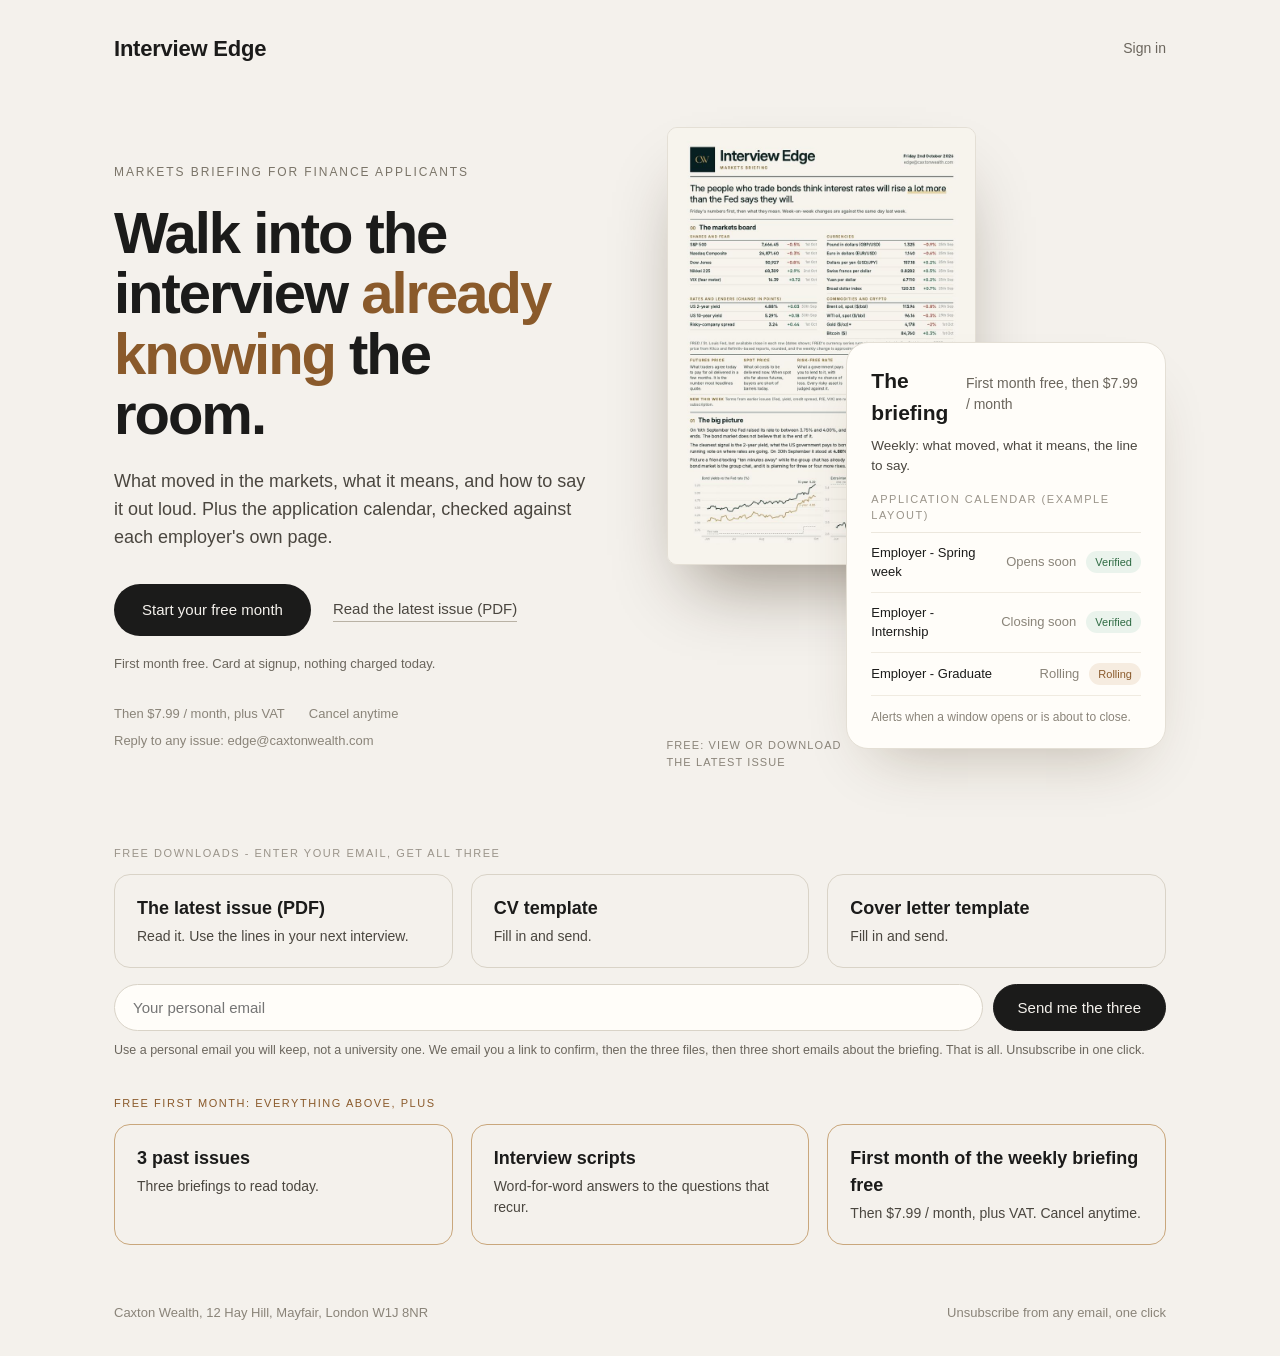
<file: index.html>
<!doctype html>
<html lang="en-GB"><head><meta charset="utf-8">
<meta name="viewport" content="width=device-width,initial-scale=1">
<title>Interview Edge - Markets briefing for finance applicants</title>
<meta name="description" content="What moved in the markets, what it means, and how to say it out loud in a finance interview. Weekly.">
<style>
:root{--bg:#f4f1ec;--ink:#1b1b1a;--mute:#6b665d;--faint:#9a948a;--line:#e4dfd5;--card:#fffdf9;--accent:#8a5a2b}
*{box-sizing:border-box;margin:0}
html{scroll-behavior:smooth}
body{background:var(--bg);color:var(--ink);font-family:-apple-system,"Inter","Helvetica Neue",Arial,sans-serif;-webkit-font-smoothing:antialiased;line-height:1.5}
a{color:inherit}
.wrap{max-width:1180px;margin:0 auto;padding:0 clamp(20px,5vw,80px)}
nav{display:flex;justify-content:space-between;align-items:center;padding:32px 0;font-size:14px;color:var(--mute)}
.logo{font-weight:600;font-size:22px;color:var(--ink);letter-spacing:-.01em;text-decoration:none}
.hero{display:grid;grid-template-columns:1fr 1.05fr;gap:clamp(30px,6vw,80px);align-items:center;padding:30px 0 40px}
.eyebrow{font-size:12px;letter-spacing:.16em;text-transform:uppercase;color:#7a7468;margin-bottom:22px}
h1{font-weight:600;font-size:clamp(38px,5.2vw,58px);line-height:1.04;letter-spacing:-.035em}
h1 i{color:var(--accent);font-style:normal}
.sub{margin-top:24px;font-size:18px;line-height:1.55;color:#4a463f;max-width:480px}
.actions{margin-top:32px;display:flex;flex-wrap:wrap;align-items:center;gap:14px 22px}
.btn{background:var(--ink);color:var(--bg);padding:15px 28px;border-radius:40px;font-size:15px;text-decoration:none;transition:transform .15s,box-shadow .15s}
.btn:hover{transform:translateY(-1px);box-shadow:0 10px 24px -10px rgba(0,0,0,.45)}
.lnk{color:#4a463f;font-size:15px;border-bottom:1px solid #b9b2a5;text-decoration:none;padding-bottom:1px}
.code{margin-top:18px;font-size:13px;color:var(--mute)}
.code b{font-weight:600;background:#ebe5d9;padding:3px 9px;border-radius:6px;letter-spacing:.06em;color:var(--ink);cursor:pointer}
.meta{margin-top:30px;font-size:13px;color:#8a8479;display:flex;flex-wrap:wrap;gap:8px 24px}
.visual{position:relative;min-height:660px}
.visual img{position:absolute;left:0;top:0;width:min(330px,62%);border-radius:10px;border:1px solid var(--line);box-shadow:0 40px 70px -25px rgba(40,25,5,.45)}
.card{position:absolute;right:0;top:215px;width:min(350px,64%);background:var(--card);border:1px solid var(--line);border-radius:22px;padding:22px 24px;box-shadow:0 30px 60px -30px rgba(60,40,10,.3)}
.ch{display:flex;justify-content:space-between;align-items:baseline}
.ch b{font-weight:600;font-size:21px}.price{font-size:14px;color:var(--mute)}
.feat{margin-top:8px;font-size:13.5px;color:#4a463f}
.lab{font-size:11px;letter-spacing:.14em;text-transform:uppercase;color:var(--faint)}
.cal{margin-top:8px;border-top:1px solid #ece7dd}
.row{display:flex;align-items:center;padding:10px 0;border-bottom:1px solid #f0ebe1;font-size:13px;gap:10px}
.row .n{flex:1}.row .d{color:#8a8479}
.pill{font-size:11px;padding:3px 9px;border-radius:12px;background:#eaf3ec;color:#2f6b43}
.pill.o{background:#f6ece0;color:var(--accent)}
.note{margin-top:12px;font-size:12px;color:#8a8479}
.cap{position:absolute;left:0;top:610px;width:200px;font-size:11px;color:#8a8479;letter-spacing:.1em;text-transform:uppercase;line-height:1.5}
section{padding:18px 0}
.sl{font-size:11px;letter-spacing:.14em;text-transform:uppercase;color:var(--faint);margin-bottom:12px}
.sl.a{color:var(--accent)}
.grid{display:grid;grid-template-columns:repeat(3,1fr);gap:18px}
.p{border:1px solid #d9d3c7;border-radius:16px;padding:20px 22px;font-size:14px;color:#4a463f;background:transparent;transition:background .2s,border-color .2s}
.p:hover{background:var(--card)}
.p b{display:block;font-weight:600;font-size:18px;color:var(--ink);margin-bottom:4px}
.p.g{border-color:#c9a77c}
form.free{display:flex;gap:10px;flex-wrap:wrap;margin-top:16px}
form.free input[type=email]{flex:1;min-width:220px;padding:14px 18px;border-radius:40px;border:1px solid #d9d3c7;background:var(--card);font-size:15px;font-family:inherit}
form.free button{padding:14px 24px;border-radius:40px;border:1px solid var(--ink);background:var(--ink);color:var(--bg);-webkit-appearance:none;appearance:none;font-size:15px;font-family:inherit;cursor:pointer}
.opt{display:flex;gap:8px;align-items:flex-start;font-size:12.5px;color:var(--mute);width:100%}
footer{display:flex;justify-content:space-between;flex-wrap:wrap;gap:8px;padding:40px 0 34px;font-size:13px;color:#8a8479}
@media(max-width:860px){.visual img{position:static;width:78%;display:block}.card{position:static;width:100%;margin-top:20px}.visual img{margin:0 auto}.visual{min-height:0}.hero{grid-template-columns:1fr}.grid{grid-template-columns:1fr}.cap{display:none}}
</style><script> (function(ss,ex){ window.ldfdr=window.ldfdr||function(){(ldfdr._q=ldfdr._q||[]).push([].slice.call(arguments));}; (function(d,s){ fs=d.getElementsByTagName(s)[0]; function ce(src){ var cs=d.createElement(s); cs.src=src; cs.async=1; fs.parentNode.insertBefore(cs,fs); }; ce('https://sc.lfeeder.com/lftracker_v1_'+ss+(ex?'_'+ex:'')+'.js'); })(document,'script'); })('JMvZ8gvNrBpa2pOd'); </script></head><body><div class="wrap">
<nav><a class="logo" href="#">Interview Edge</a><a href="https://payhip.com/CaxtonWealth/users/login" style="text-decoration:none">Sign in</a></nav>
<div class="hero"><div>
<div class="eyebrow">Markets briefing for finance applicants</div>
<h1>Walk into the interview <i>already knowing</i> the room.</h1>
<p class="sub">What moved in the markets, what it means, and how to say it out loud. Plus the application calendar, checked against each employer's own page.</p>
<div class="actions"><a class="btn" href="https://payhip.com/order?link=9wKlS&amp;pricing_plan=0XB0R6n8WL">Start your free month</a><a class="lnk" href="#" id="pdf">Read the latest issue (PDF)</a></div>
<p class="code">First month free. Card at signup, nothing charged today.</p>
<div class="meta"><span>Then $7.99 / month, plus VAT</span><span>Cancel anytime</span><span>Reply to any issue: edge@caxtonwealth.com</span></div>
</div>
<div class="visual"><img src="[data-uri]" alt="First page of the latest Interview Edge issue">
<div class="card"><div class="ch"><b>The briefing</b><span class="price">First month free, then $7.99 / month</span></div>
<p class="feat">Weekly: what moved, what it means, the line to say.</p>
<div class="lab" style="margin-top:14px">Application calendar (example layout)</div>
<div class="cal"><div class="row"><span class="n">Employer - Spring week</span><span class="d">Opens soon</span><span class="pill">Verified</span></div>
<div class="row"><span class="n">Employer - Internship</span><span class="d">Closing soon</span><span class="pill">Verified</span></div>
<div class="row"><span class="n">Employer - Graduate</span><span class="d">Rolling</span><span class="pill o">Rolling</span></div></div>
<p class="note">Alerts when a window opens or is about to close.</p></div>
<div class="cap">Free: view or download the latest issue</div></div></div>

<section><div class="sl">Free downloads - enter your email, get all three</div>
<div class="grid"><div class="p"><b>The latest issue (PDF)</b>Read it. Use the lines in your next interview.</div><div class="p"><b>CV template</b>Fill in and send.</div><div class="p"><b>Cover letter template</b>Fill in and send.</div></div>
<form class="free" id="ml" action="https://assets.mailerlite.com/jsonp/2678755/forms/200234473698100484/subscribe" method="post"><input type="email" name="fields[email]" required placeholder="Your personal email" autocomplete="email" inputmode="email" aria-label="Email"><input type="hidden" name="ml-submit" value="1"><input type="hidden" name="anticsrf" value="true"><button type="submit">Send me the three</button>
<p class="opt" id="msg">Use a personal email you will keep, not a university one. We email you a link to confirm, then the three files, then three short emails about the briefing. That is all. Unsubscribe in one click.</p></form></section>

<section><div class="sl a">Free first month: everything above, plus</div>
<div class="grid"><div class="p g"><b>3 past issues</b>Three briefings to read today.</div><div class="p g"><b>Interview scripts</b>Word-for-word answers to the questions that recur.</div><div class="p g"><b>First month of the weekly briefing free</b>Then $7.99 / month, plus VAT. Cancel anytime.</div></div></section>
<footer><span>Caxton Wealth, 12 Hay Hill, Mayfair, London W1J 8NR</span><span>Unsubscribe from any email, one click</span></footer>
</div>
<script>document.getElementById('ml').addEventListener('submit',function(e){e.preventDefault();var f=this,m=document.getElementById('msg'),b=f.querySelector('button');b.disabled=true;b.textContent='Sending...';
fetch(f.action,{method:'POST',mode:'no-cors',body:new FormData(f)}).then(function(){m.textContent='Check your inbox and click the confirmation link. The three files follow straight after.';m.style.color='#1f5a3a';b.textContent='Sent'}).catch(function(){m.textContent='Something went wrong. Email edge@caxtonwealth.com and we will send them by hand.';b.disabled=false;b.textContent='Send me the three'})});</script>
<script src="issue.js"></script><script>document.getElementById("pdf").onclick=function(e){e.preventDefault();openIssue()}</script></body></html>
</file>
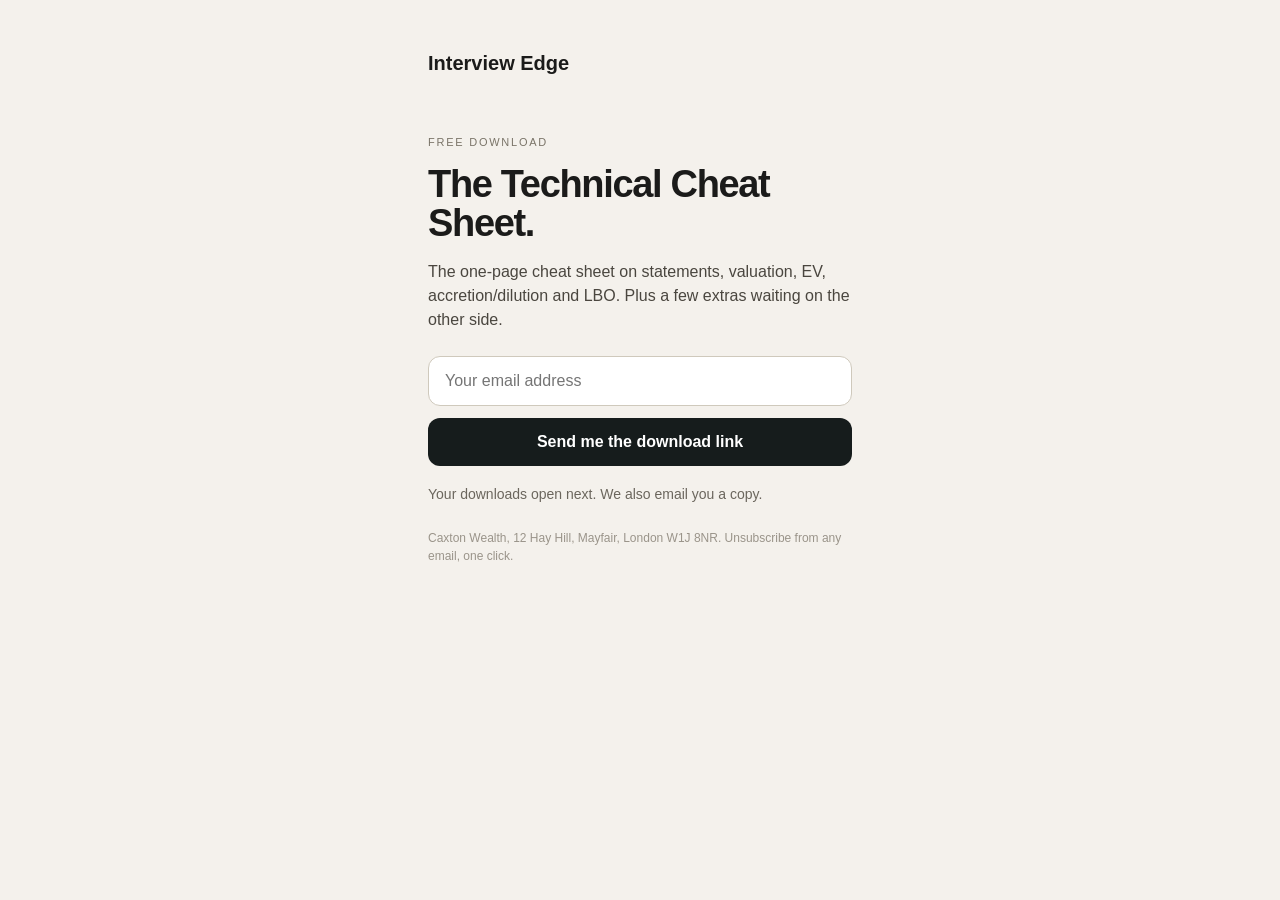
<file: funnel/index.html>
<!doctype html><meta charset=utf-8><meta name=viewport content="width=device-width,initial-scale=1"><style>:root{--bg:#f4f1ec;--ink:#1b1b1a;--mute:#6b665d;--line:#e4dfd5;--card:#fffdf9;--accent:#8a5a2b}*{box-sizing:border-box;margin:0}body{background:var(--bg);color:var(--ink);font-family:Inter,-apple-system,"Helvetica Neue",Arial,sans-serif;line-height:1.5;padding:48px 28px;max-width:480px;margin:0 auto}.logo{font-weight:600;font-size:20px;margin-bottom:56px}.eb{font-size:11px;letter-spacing:.16em;text-transform:uppercase;color:#7a7468;margin-bottom:14px}h1{font-weight:600;font-size:38px;line-height:1.05;letter-spacing:-.035em;margin-bottom:16px}p.s{font-size:16px;color:#4a463f;margin-bottom:24px}.b{display:block;background:var(--card);border:1px solid var(--line);border-radius:18px;padding:18px 20px;margin-bottom:12px;text-decoration:none;color:inherit;font-weight:600;font-size:16px}.b span{display:block;font-weight:400;color:var(--mute);font-size:14px;margin-top:2px}input{width:100%;padding:15px 16px;border:1px solid #cfc9bc;border-radius:12px;background:#fff;font-size:16px;margin-bottom:12px}.btn{display:block;text-align:center;background:#161c1c;color:#fff;border-radius:12px;padding:15px;font-weight:600;font-size:16px}small{display:block;color:#9a948a;font-size:12px;margin-top:18px}ul{list-style:none;padding:0;margin:0 0 22px}li{padding:11px 0;border-bottom:1px solid var(--line);font-size:15px}li b{font-weight:600}.price{font-size:44px;font-weight:600;letter-spacing:-.03em}.price small{display:inline;font-size:15px;color:var(--mute);font-weight:400}.step{position:absolute;top:14px;right:18px;font-size:11px;color:#9a948a}</style><body><div class=logo>Interview Edge</div><div class=eb>Free download</div><h1>The Technical Cheat Sheet.</h1><p class=s>The one-page cheat sheet on statements, valuation, EV, accretion/dilution and LBO. Plus a few extras waiting on the other side.</p><form id=ml action="https://assets.mailerlite.com/jsonp/2678755/forms/200234473698100484/subscribe" method=post><input type=email name="fields[email]" required placeholder="Your email address" autocomplete=email aria-label=Email><input type=hidden name=ml-submit value=1><input type=hidden name=anticsrf value=true><button class=btn type=submit style="width:100%;border:0;cursor:pointer">Send me the download link</button></form><p class=s style="margin-top:18px;font-size:14px;color:#6b665d">Your downloads open next. We also email you a copy.</p><small>Caxton Wealth, 12 Hay Hill, Mayfair, London W1J 8NR. Unsubscribe from any email, one click.</small><script>document.getElementById("ml").addEventListener("submit",function(e){e.preventDefault();var f=this,b=f.querySelector("button");b.disabled=true;b.textContent="One moment...";fetch(f.action,{method:"POST",mode:"no-cors",body:new FormData(f)}).then(function(){location.href="downloads.html"}).catch(function(){location.href="downloads.html"})});</script></body>
</file>
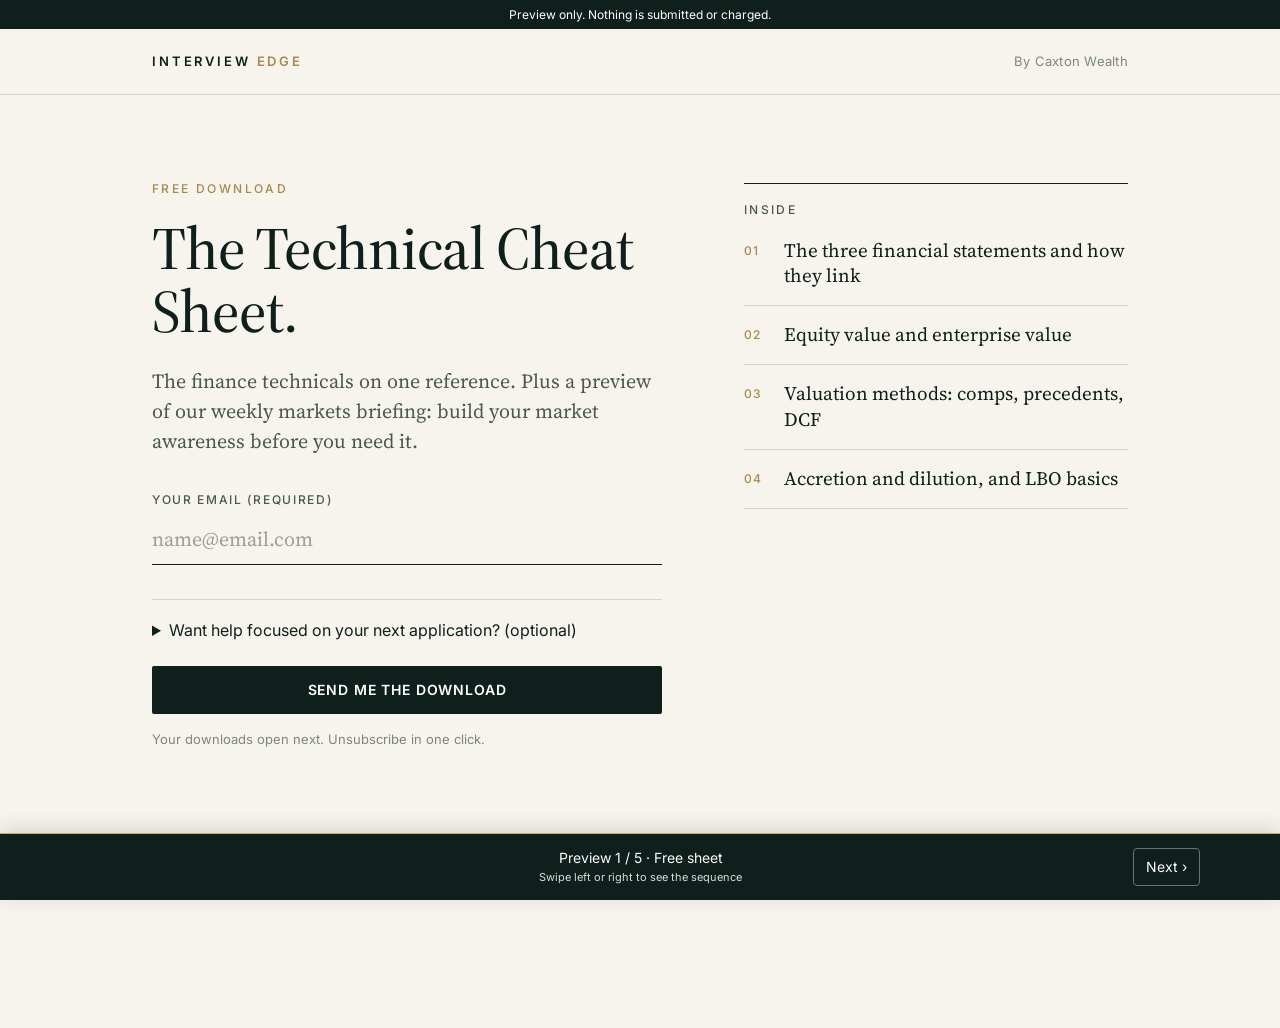
<file: preview-v13/index.html>
<!doctype html><html lang="en"><head><meta charset="utf-8"><meta name="viewport" content="width=device-width,initial-scale=1"><title>The Technical Cheat Sheet - Interview Edge</title><link rel="stylesheet" href="edge.css?v=vat1">
<style>
.hero{display:grid;grid-template-columns:1.15fr .85fr;gap:72px;padding:88px 0 0;align-items:start}
form{margin-top:38px;max-width:30em}
label{display:block;font:500 12px/1 Inter,sans-serif;letter-spacing:.14em;text-transform:uppercase;color:var(--soft);margin-bottom:10px}
input[type=email]{width:100%;border:0;border-bottom:1.5px solid var(--ink);background:transparent;padding:10px 0 12px;font:400 20px/1.3 "Source Serif 4",Georgia,serif;color:var(--ink);border-radius:0;outline:none;margin-bottom:26px}
input[type=email]::placeholder{color:#9A9F98}
input[type=email]:focus{border-bottom-color:var(--gold)}
.btn{width:100%}
.contents{border-top:1px solid var(--ink);padding-top:20px}
.contents h3{font:500 12px/1 Inter,sans-serif;letter-spacing:.2em;text-transform:uppercase;color:var(--soft);margin-bottom:6px}
.contents ol{list-style:none;counter-reset:c}
.contents li{counter-increment:c;display:flex;gap:18px;padding:16px 0;border-bottom:1px solid var(--rule);font:400 19px/1.35 "Source Serif 4",Georgia,serif}
.contents li:before{content:"0" counter(c);font:500 12px/2.2 Inter,sans-serif;letter-spacing:.1em;color:var(--gold);min-width:22px}
@media(max-width:820px){.hero{grid-template-columns:1fr;gap:48px;padding-top:52px}.wrap,.mast div,footer div{padding-left:22px;padding-right:22px}.lede{font-size:18px}.tag{display:none}}
.cv-help{border-top:1px solid var(--rule);padding:18px 0 24px;margin-top:8px}.cv-help summary{cursor:pointer;font-size:16px;line-height:1.5;color:var(--ink)}.cv-help p{font-size:15px;line-height:1.5;margin:14px 0}.cv-help label{display:block;margin-top:18px}.cv-help input{margin:10px 0;width:100%;padding:12px;font:15px Inter,Arial;border:1px solid var(--rule);background:var(--paper);color:var(--soft)}.cv-upload{padding:12px 18px;background:var(--paper);border:1px solid var(--rule);color:var(--soft);font:15px Inter,Arial;border-radius:3px}.cv-help .fine{font-size:13px}</style><meta name="robots" content="noindex,nofollow"></head><body><div style="background:#0e1f1c;color:#fff;text-align:center;padding:7px;font:12px Inter,Arial">Preview only. Nothing is submitted or charged.</div>
<header class="mast"><div><span class="brand">Interview <i>Edge</i></span><span class="tag">By Caxton Wealth</span></div></header>
<main class="wrap"><section class="hero"><div>
<p class="eyebrow">Free download</p>
<h1>The Technical Cheat Sheet.</h1>
<p class="lede">The finance technicals on one reference. Plus a preview of our weekly markets briefing: build your market awareness before you need it.</p>
<form id="ml" action="https://assets.mailerlite.com/jsonp/2678755/forms/200234473698100484/subscribe" method="post">
<label for="em">Your email (required)</label>
<input id="em" type="email" name="fields[email]" required placeholder="name@email.com" autocomplete="email" inputmode="email">
<input type="hidden" name="ml-submit" value="1"><input type="hidden" name="anticsrf" value="true">
<details class="cv-help"><summary>Want help focused on your next application? (optional)</summary><p>Share your CV and target roles, and we can focus the resources we suggest.</p><label>Target roles (optional)</label><input type="text" disabled placeholder="e.g. investment banking in London"><label>CV (optional)</label><button type="button" class="cv-upload" disabled>Choose your CV</button><p class="fine">Preview only. No file is collected. You can get the cheat sheet without sharing a CV.</p></details><button class="btn" type="submit">Send me the download</button>
<p class="fine" style="margin-top:16px">Your downloads open next. Unsubscribe in one click.</p></form></div>
<aside class="contents"><h3>Inside</h3><ol><li>The three financial statements and how they link</li><li>Equity value and enterprise value</li><li>Valuation methods: comps, precedents, DCF</li><li>Accretion and dilution, and LBO basics</li></ol></aside></section></main>
<footer><div>Caxton Wealth, 12 Hay Hill, Mayfair, London W1J 8NR.</div></footer>
<script>document.getElementById("ml").addEventListener("submit",function(e){e.preventDefault();location.href="downloads.html"});document.querySelector("input[type=email]").required=false;</script><script src="preview-nav.js?v=vat1"></script></body></html>
</file>
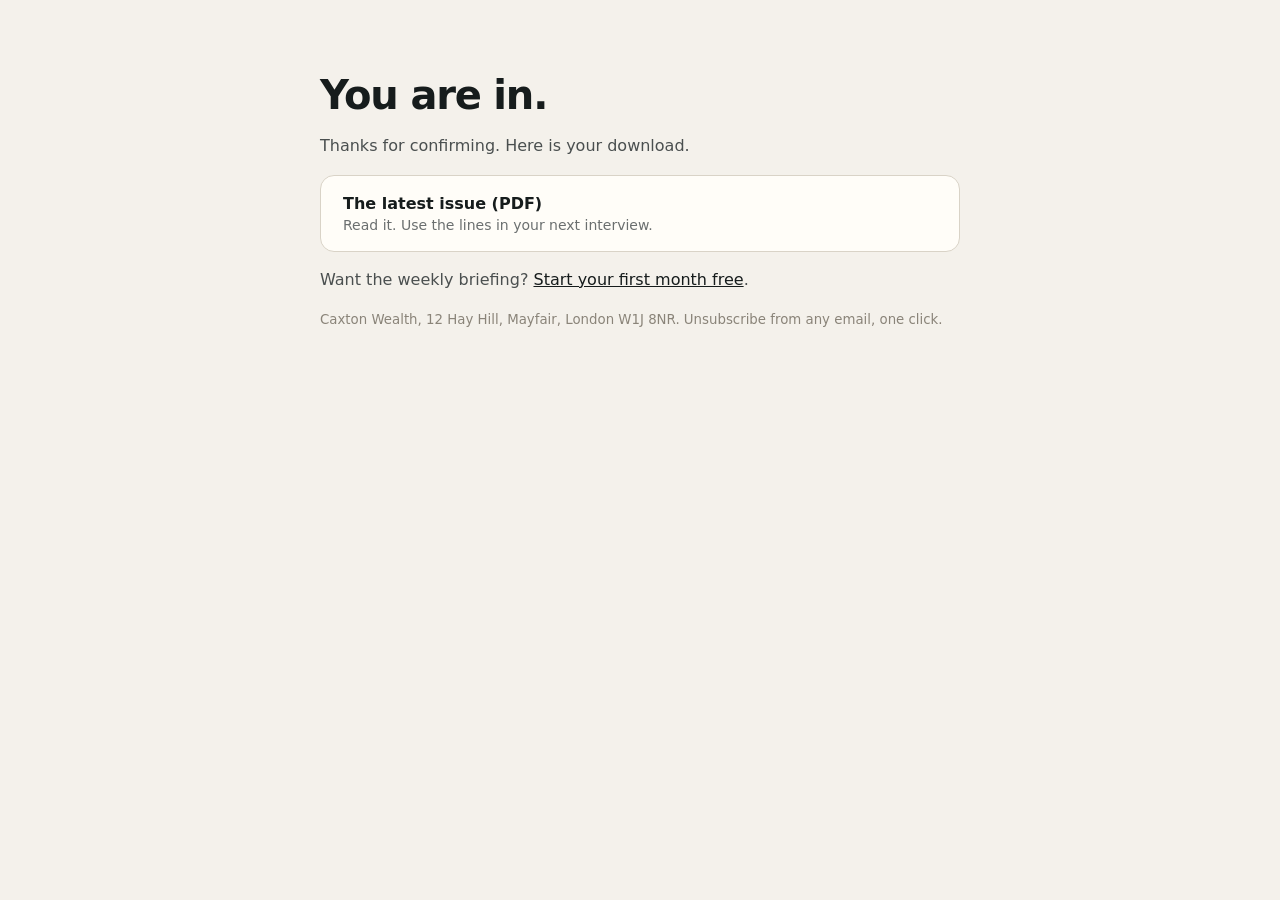
<file: thanks.html>
<!doctype html><html lang="en"><head><meta charset="utf-8"><meta name="viewport" content="width=device-width,initial-scale=1"><title>You are confirmed - Interview Edge</title>
<style>body{margin:0;background:#f4f1eb;color:#161c1c;font-family:Inter,system-ui,sans-serif}.w{max-width:640px;margin:0 auto;padding:72px 24px}h1{font-size:40px;letter-spacing:-.03em;margin:0 0 12px}p{color:#4a4f4f;line-height:1.55}a.b{display:block;margin:12px 0;padding:18px 22px;background:#fffdf8;border:1px solid #d9d3c7;border-radius:14px;color:#161c1c;text-decoration:none;font-weight:600}a.b span{display:block;font-weight:400;color:#6b6f6f;font-size:14px;margin-top:4px}small{color:#8a8479}</style></head><body><div class="w">
<h1>You are in.</h1><p>Thanks for confirming. Here is your download.</p>
<a class="b" href="#" id="pdf">The latest issue (PDF)<span>Read it. Use the lines in your next interview.</span></a>
<p>Want the weekly briefing? <a href="https://edge.caxtonwealth.com/issue/16-october-2026/" style="color:#161c1c">Start your first month free</a>.</p>
<small>Caxton Wealth, 12 Hay Hill, Mayfair, London W1J 8NR. Unsubscribe from any email, one click.</small></div><script src="issue.js"></script><script>document.getElementById("pdf").onclick=function(e){e.preventDefault();openIssue()}</script></body></html>
</file>
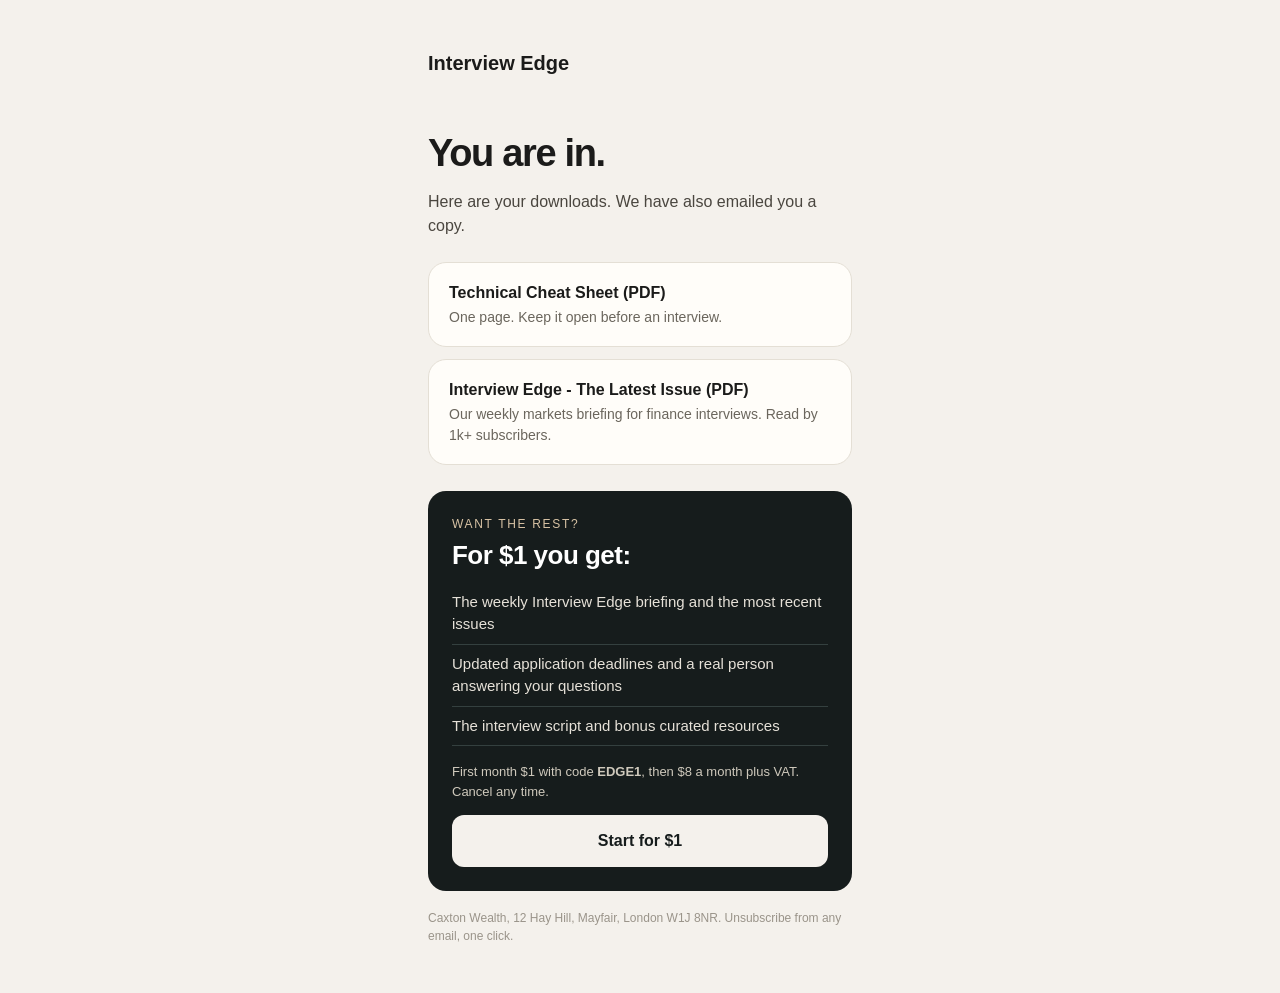
<file: funnel/downloads.html>
<!doctype html><meta charset=utf-8><meta name=viewport content="width=device-width,initial-scale=1"><style>:root{--bg:#f4f1ec;--ink:#1b1b1a;--mute:#6b665d;--line:#e4dfd5;--card:#fffdf9;--accent:#8a5a2b}*{box-sizing:border-box;margin:0}body{background:var(--bg);color:var(--ink);font-family:Inter,-apple-system,"Helvetica Neue",Arial,sans-serif;line-height:1.5;padding:48px 28px;max-width:480px;margin:0 auto}.logo{font-weight:600;font-size:20px;margin-bottom:56px}.eb{font-size:11px;letter-spacing:.16em;text-transform:uppercase;color:#7a7468;margin-bottom:14px}h1{font-weight:600;font-size:38px;line-height:1.05;letter-spacing:-.035em;margin-bottom:16px}p.s{font-size:16px;color:#4a463f;margin-bottom:24px}.b{display:block;background:var(--card);border:1px solid var(--line);border-radius:18px;padding:18px 20px;margin-bottom:12px;text-decoration:none;color:inherit;font-weight:600;font-size:16px}.b span{display:block;font-weight:400;color:var(--mute);font-size:14px;margin-top:2px}input{width:100%;padding:15px 16px;border:1px solid #cfc9bc;border-radius:12px;background:#fff;font-size:16px;margin-bottom:12px}.btn{display:block;text-align:center;background:#161c1c;color:#fff;border-radius:12px;padding:15px;font-weight:600;font-size:16px}small{display:block;color:#9a948a;font-size:12px;margin-top:18px}ul{list-style:none;padding:0;margin:0 0 22px}li{padding:11px 0;border-bottom:1px solid var(--line);font-size:15px}li b{font-weight:600}.price{font-size:44px;font-weight:600;letter-spacing:-.03em}.price small{display:inline;font-size:15px;color:var(--mute);font-weight:400}.step{position:absolute;top:14px;right:18px;font-size:11px;color:#9a948a}</style><body><div class=logo>Interview Edge</div><h1>You are in.</h1><p class=s>Here are your downloads. We have also emailed you a copy.</p><a class=b href="Technical-Cheat-Sheet.pdf" target=_blank>Technical Cheat Sheet (PDF)<span>One page. Keep it open before an interview.</span></a><a class=b href="Interview-Edge-2-October-2026.pdf" target=_blank>Interview Edge - The Latest Issue (PDF)<span>Our weekly markets briefing for finance interviews. Read by 1k+ subscribers.</span></a><div style="margin-top:26px;background:#161c1c;color:#fff;border-radius:18px;padding:24px"><div style="font-size:12px;letter-spacing:.14em;text-transform:uppercase;color:#d8c3a5;margin-bottom:8px">Want the rest?</div><div style="font-size:26px;font-weight:600;line-height:1.15;letter-spacing:-.02em;margin-bottom:12px">For $1 you get:</div><ul style="color:#e6e1d8;font-size:15px;margin-bottom:16px"><li style="border-color:#34403f;padding:8px 0">The weekly Interview Edge briefing and the most recent issues</li><li style="border-color:#34403f;padding:8px 0">Updated application deadlines and a real person answering your questions</li><li style="border-color:#34403f;padding:8px 0">The interview script and bonus curated resources</li></ul><div style="font-size:13px;color:#cfc9bc;margin-bottom:14px">First month $1 with code <b>EDGE1</b>, then $8 a month plus VAT. Cancel any time.</div><a href="offer.html" style="display:block;background:#f4f1ec;color:#161c1c;text-align:center;border-radius:12px;padding:14px;font-weight:600;font-size:16px;text-decoration:none">Start for $1</a></div><small>Caxton Wealth, 12 Hay Hill, Mayfair, London W1J 8NR. Unsubscribe from any email, one click.</small></body>
</file>
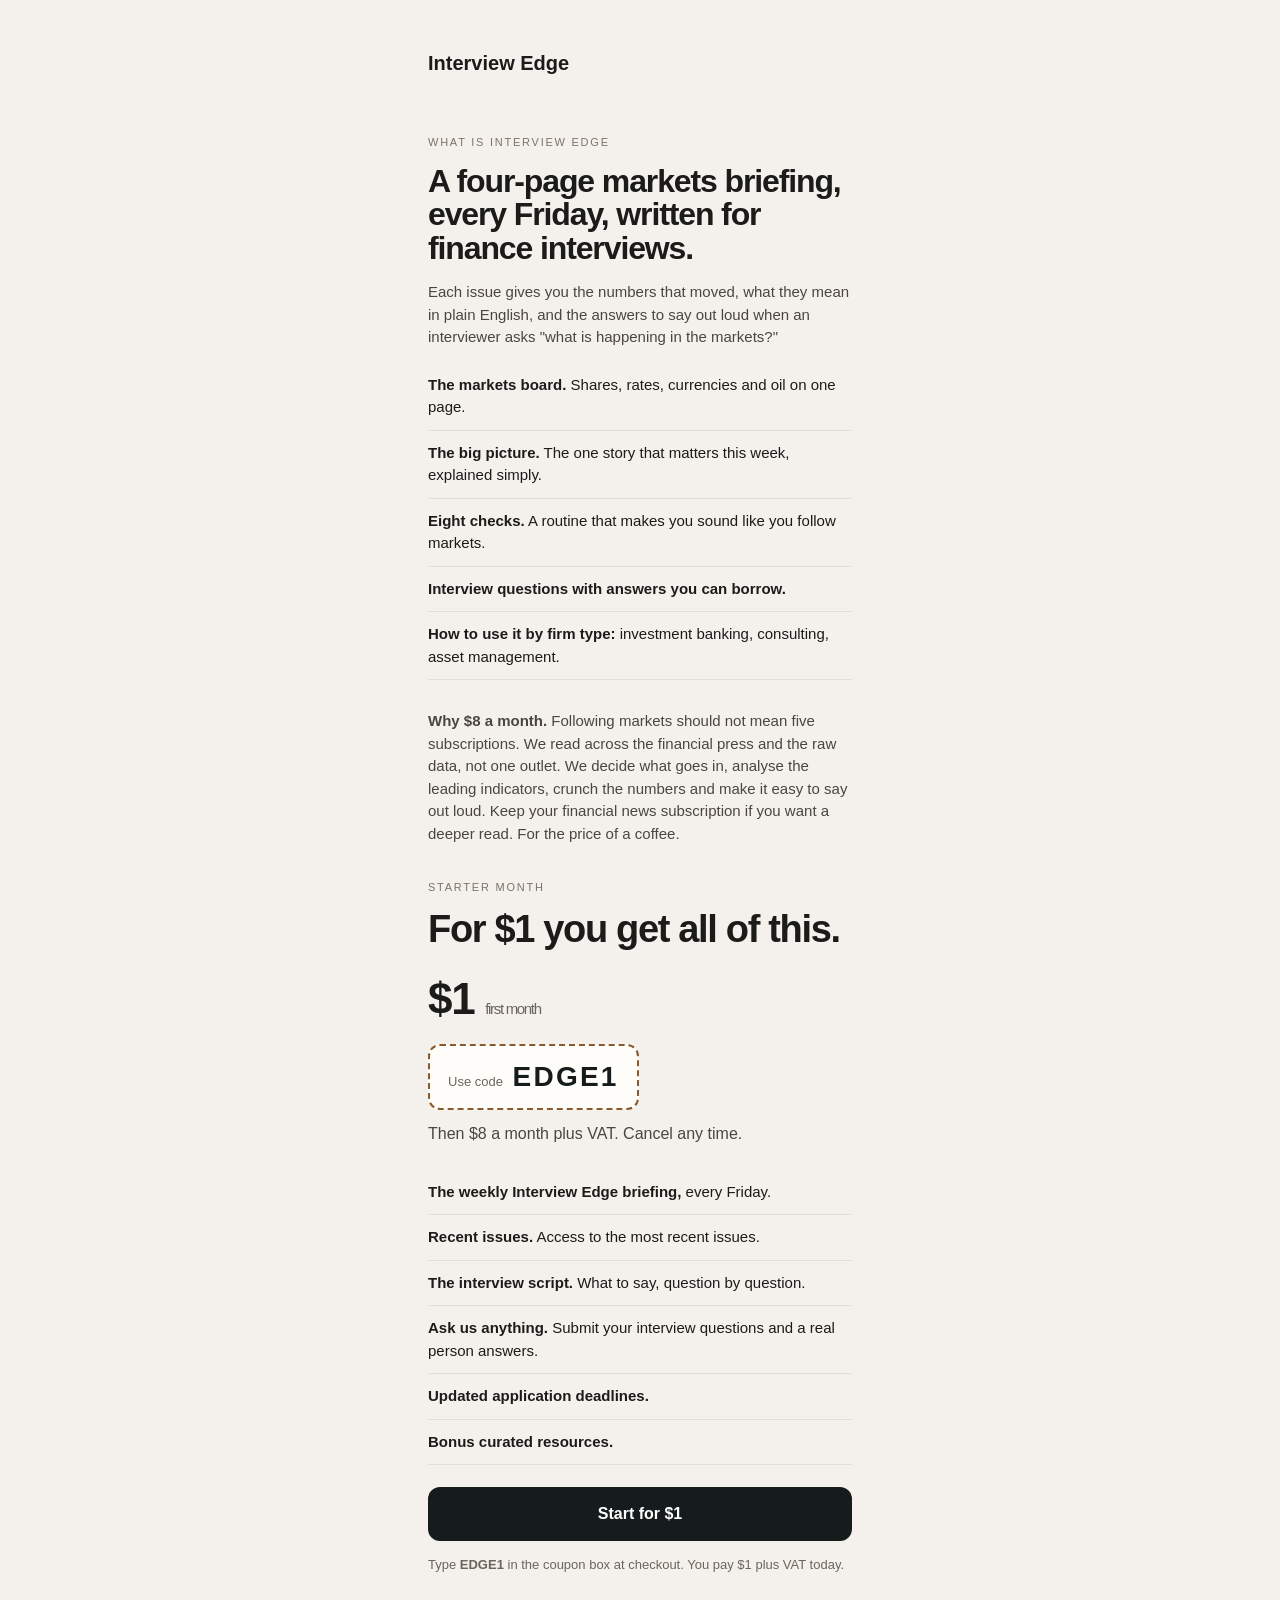
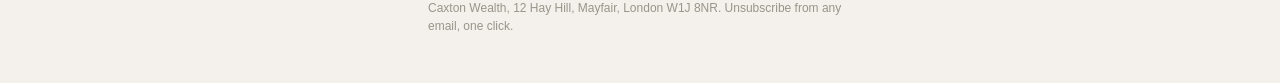
<file: funnel/offer.html>
<!doctype html><meta charset=utf-8><meta name=viewport content="width=device-width,initial-scale=1"><style>:root{--bg:#f4f1ec;--ink:#1b1b1a;--mute:#6b665d;--line:#e4dfd5;--card:#fffdf9;--accent:#8a5a2b}*{box-sizing:border-box;margin:0}body{background:var(--bg);color:var(--ink);font-family:Inter,-apple-system,"Helvetica Neue",Arial,sans-serif;line-height:1.5;padding:48px 28px;max-width:480px;margin:0 auto}.logo{font-weight:600;font-size:20px;margin-bottom:56px}.eb{font-size:11px;letter-spacing:.16em;text-transform:uppercase;color:#7a7468;margin-bottom:14px}h1{font-weight:600;font-size:38px;line-height:1.05;letter-spacing:-.035em;margin-bottom:16px}p.s{font-size:16px;color:#4a463f;margin-bottom:24px}.b{display:block;background:var(--card);border:1px solid var(--line);border-radius:18px;padding:18px 20px;margin-bottom:12px;text-decoration:none;color:inherit;font-weight:600;font-size:16px}.b span{display:block;font-weight:400;color:var(--mute);font-size:14px;margin-top:2px}input{width:100%;padding:15px 16px;border:1px solid #cfc9bc;border-radius:12px;background:#fff;font-size:16px;margin-bottom:12px}.btn{display:block;text-align:center;background:#161c1c;color:#fff;border-radius:12px;padding:15px;font-weight:600;font-size:16px}small{display:block;color:#9a948a;font-size:12px;margin-top:18px}ul{list-style:none;padding:0;margin:0 0 22px}li{padding:11px 0;border-bottom:1px solid var(--line);font-size:15px}li b{font-weight:600}.price{font-size:44px;font-weight:600;letter-spacing:-.03em}.price small{display:inline;font-size:15px;color:var(--mute);font-weight:400}.step{position:absolute;top:14px;right:18px;font-size:11px;color:#9a948a}</style><body><div class=logo>Interview Edge</div><div class=eb>What is Interview Edge</div><h1 style="font-size:32px">A four-page markets briefing, every Friday, written for finance interviews.</h1><p class=s style="font-size:15px;margin-bottom:14px">Each issue gives you the numbers that moved, what they mean in plain English, and the answers to say out loud when an interviewer asks "what is happening in the markets?"</p><ul style="margin-bottom:30px"><li><b>The markets board.</b> Shares, rates, currencies and oil on one page.</li><li><b>The big picture.</b> The one story that matters this week, explained simply.</li><li><b>Eight checks.</b> A routine that makes you sound like you follow markets.</li><li><b>Interview questions with answers you can borrow.</b></li><li><b>How to use it by firm type:</b> investment banking, consulting, asset management.</li></ul><p class=s style="font-size:15px;margin-bottom:34px"><b>Why $8 a month.</b> Following markets should not mean five subscriptions. We read across the financial press and the raw data, not one outlet. We decide what goes in, analyse the leading indicators, crunch the numbers and make it easy to say out loud. Keep your financial news subscription if you want a deeper read. For the price of a coffee.</p><div class=eb>Starter month</div><h1>For $1 you get all of this.</h1><div class=price>$1 <small>first month</small></div><div style="margin-top:12px;display:inline-block;border:2px dashed #8a5a2b;background:#fffdf9;border-radius:12px;padding:10px 18px;font-size:13px;color:#6b665d">Use code <span style="font-size:28px;font-weight:700;letter-spacing:.08em;color:#161c1c;margin-left:6px">EDGE1</span></div><p class=s style="margin-top:12px">Then $8 a month plus VAT. Cancel any time.</p><ul><li><b>The weekly Interview Edge briefing,</b> every Friday.</li><li><b>Recent issues.</b> Access to the most recent issues.</li><li><b>The interview script.</b> What to say, question by question.</li><li><b>Ask us anything.</b> Submit your interview questions and a real person answers.</li><li><b>Updated application deadlines.</b></li><li><b>Bonus curated resources.</b></li></ul><a class=btn href="https://payhip.com/order?link=9wKlS&pricing_plan=q3BoKkDDBE" style="text-decoration:none">Start for $1</a><p class=s style="margin-top:14px;font-size:13px;color:#6b665d">Type <b>EDGE1</b> in the coupon box at checkout. You pay $1 plus VAT today.</p><small>Caxton Wealth, 12 Hay Hill, Mayfair, London W1J 8NR. Unsubscribe from any email, one click.</small></body>
</file>
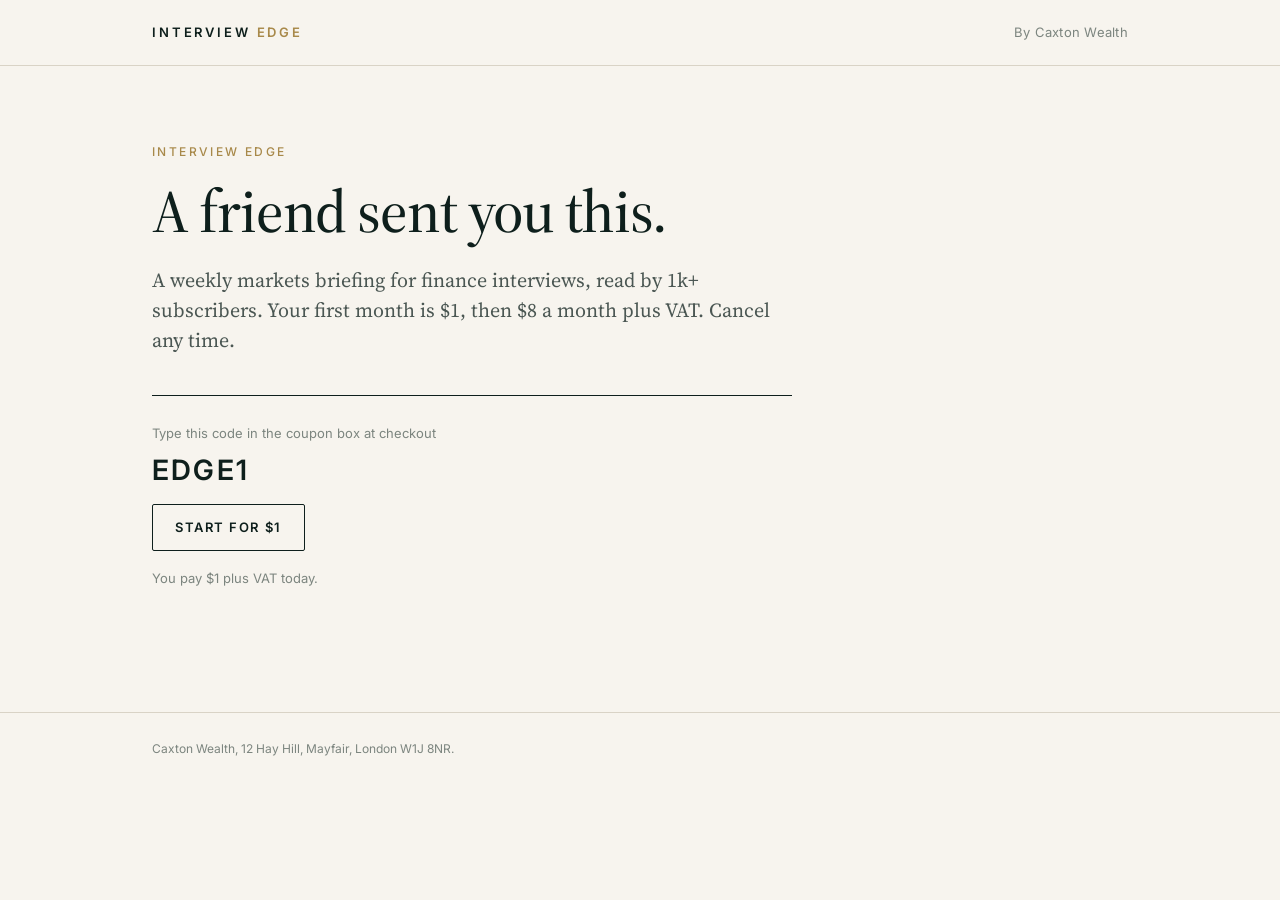
<file: funnel/refer.html>
<!doctype html><html lang="en"><head><meta charset="utf-8"><meta name="viewport" content="width=device-width,initial-scale=1"><title>A friend sent you Interview Edge</title><link rel="stylesheet" href="edge.css">
<style>.top{padding:80px 0 40px;max-width:640px}.box{border-top:1px solid var(--ink);max-width:640px;padding:28px 0}.code{font:600 28px/1 Inter,sans-serif;letter-spacing:.08em;margin:12px 0 20px}.row{display:flex;gap:12px;flex-wrap:wrap;margin:18px 0}.row a,.row button{font:600 13px/1 Inter,sans-serif;letter-spacing:.12em;text-transform:uppercase;padding:16px 22px;border:1px solid var(--ink);background:none;color:var(--ink);text-decoration:none;cursor:pointer}.row a:hover,.row button:hover{background:var(--ink);color:#fff}@media(max-width:820px){.wrap,.mast div,footer div{padding-left:22px;padding-right:22px}.top{padding:52px 0 32px}.tag{display:none}}</style></head><body>
<header class="mast"><div><span class="brand">Interview <i>Edge</i></span><span class="tag">By Caxton Wealth</span></div></header><main class="wrap">
<section class="top"><p class="eyebrow">Interview Edge</p><h1>A friend sent you this.</h1><p class="lede">A weekly markets briefing for finance interviews, read by 1k+ subscribers. Your first month is $1, then $8 a month plus VAT. Cancel any time.</p></section>
<section class="box"><p class="fine">Type this code in the coupon box at checkout</p><div class="code" id="code">EDGE1</div>
<div class="row"><a class="btn" href="offer.html">Start for $1</a></div>
<p class="fine">You pay $1 plus VAT today.</p></section>
<script>
var c=(new URLSearchParams(location.search).get("ref")||"").replace(/[^A-Za-z0-9-]/g,"").toUpperCase();
if(c){document.getElementById("code").textContent=c}
</script>
</main><footer><div>Caxton Wealth, 12 Hay Hill, Mayfair, London W1J 8NR.</div></footer></body></html>
</file>
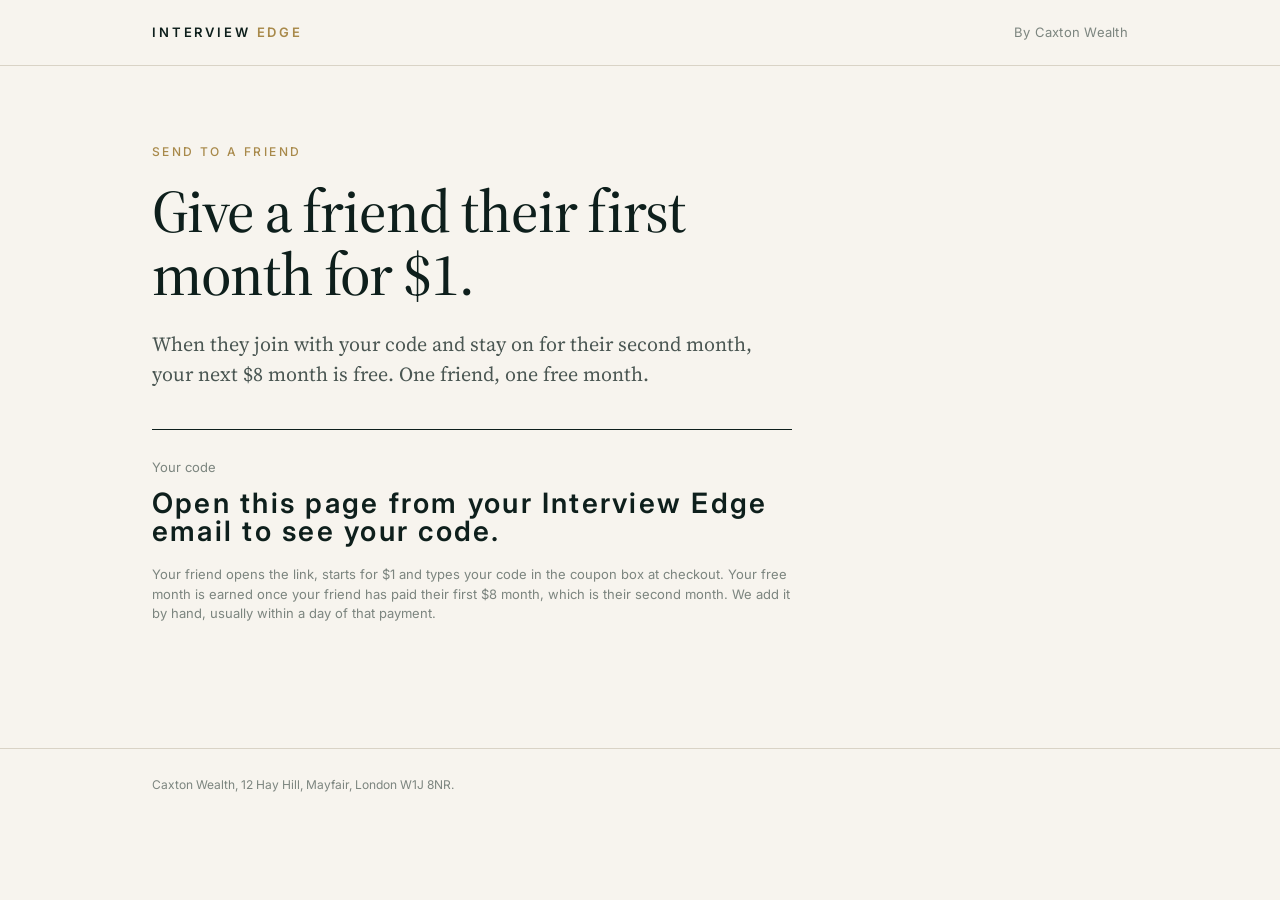
<file: funnel/share.html>
<!doctype html><html lang="en"><head><meta charset="utf-8"><meta name="viewport" content="width=device-width,initial-scale=1"><title>Send Interview Edge to a friend</title><link rel="stylesheet" href="edge.css">
<style>.top{padding:80px 0 40px;max-width:640px}.box{border-top:1px solid var(--ink);max-width:640px;padding:28px 0}.code{font:600 28px/1 Inter,sans-serif;letter-spacing:.08em;margin:12px 0 20px}.row{display:flex;gap:12px;flex-wrap:wrap;margin:18px 0}.row a,.row button{font:600 13px/1 Inter,sans-serif;letter-spacing:.12em;text-transform:uppercase;padding:16px 22px;border:1px solid var(--ink);background:none;color:var(--ink);text-decoration:none;cursor:pointer}.row a:hover,.row button:hover{background:var(--ink);color:#fff}@media(max-width:820px){.wrap,.mast div,footer div{padding-left:22px;padding-right:22px}.top{padding:52px 0 32px}.tag{display:none}}</style></head><body>
<header class="mast"><div><span class="brand">Interview <i>Edge</i></span><span class="tag">By Caxton Wealth</span></div></header><main class="wrap">
<section class="top"><p class="eyebrow">Send to a friend</p><h1>Give a friend their first month for $1.</h1><p class="lede">When they join with your code and stay on for their second month, your next $8 month is free. One friend, one free month.</p></section>
<section class="box"><p class="fine">Your code</p><div class="code" id="code">EDGE-YOURS</div>
<div class="row"><a id="wa" href="#">WhatsApp</a><a id="sms" href="#">iMessage / SMS</a><button id="cp" type="button">Copy link</button></div>
<p class="fine" id="lk"></p>
<p class="fine">Your friend opens the link, starts for $1 and types your code in the coupon box at checkout. Your free month is earned once your friend has paid their first $8 month, which is their second month. We add it by hand, usually within a day of that payment.</p></section>
<script>
var c=(new URLSearchParams(location.search).get("ref")||"").replace(/[^A-Za-z0-9-]/g,"").toUpperCase();
var base=location.href.split("share.html")[0]+"refer.html";
if(!c){document.getElementById("code").textContent="Open this page from your Interview Edge email to see your code.";document.querySelector(".row").style.display="none"}
else{var link=base+"?ref="+c,msg="Been reading Interview Edge, a weekly markets briefing for finance interviews. First month is $1 with my code "+c+": "+link;
document.getElementById("code").textContent=c;document.getElementById("lk").textContent=link;
document.getElementById("wa").href="https://wa.me/?text="+encodeURIComponent(msg);
document.getElementById("sms").href="sms:?&body="+encodeURIComponent(msg);
document.getElementById("cp").onclick=function(){navigator.clipboard.writeText(link);this.textContent="Copied"}}
</script>
</main><footer><div>Caxton Wealth, 12 Hay Hill, Mayfair, London W1J 8NR.</div></footer></body></html>
</file>
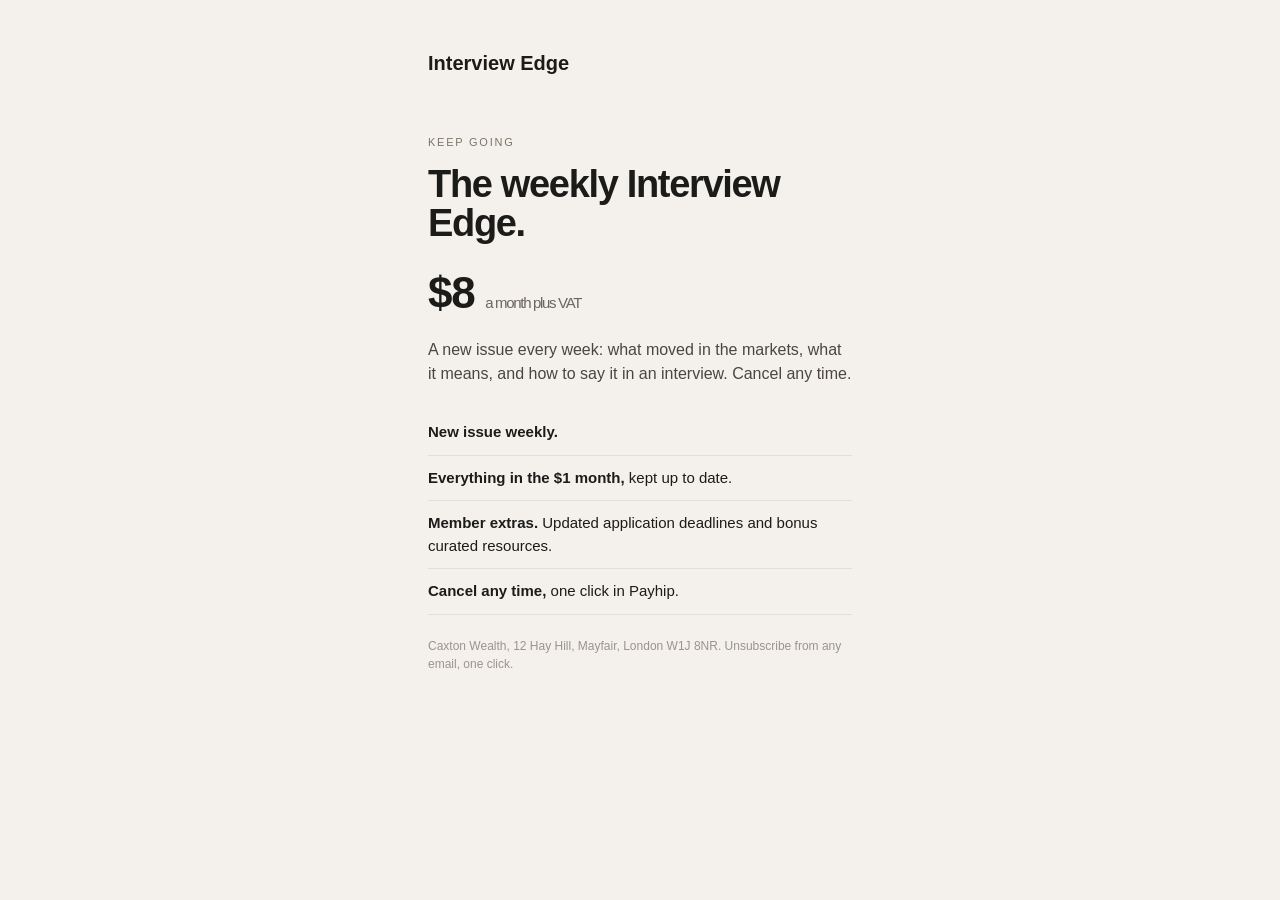
<file: funnel/welcome.html>
<!doctype html><meta charset=utf-8><meta name=viewport content="width=device-width,initial-scale=1"><style>:root{--bg:#f4f1ec;--ink:#1b1b1a;--mute:#6b665d;--line:#e4dfd5;--card:#fffdf9;--accent:#8a5a2b}*{box-sizing:border-box;margin:0}body{background:var(--bg);color:var(--ink);font-family:Inter,-apple-system,"Helvetica Neue",Arial,sans-serif;line-height:1.5;padding:48px 28px;max-width:480px;margin:0 auto}.logo{font-weight:600;font-size:20px;margin-bottom:56px}.eb{font-size:11px;letter-spacing:.16em;text-transform:uppercase;color:#7a7468;margin-bottom:14px}h1{font-weight:600;font-size:38px;line-height:1.05;letter-spacing:-.035em;margin-bottom:16px}p.s{font-size:16px;color:#4a463f;margin-bottom:24px}.b{display:block;background:var(--card);border:1px solid var(--line);border-radius:18px;padding:18px 20px;margin-bottom:12px;text-decoration:none;color:inherit;font-weight:600;font-size:16px}.b span{display:block;font-weight:400;color:var(--mute);font-size:14px;margin-top:2px}input{width:100%;padding:15px 16px;border:1px solid #cfc9bc;border-radius:12px;background:#fff;font-size:16px;margin-bottom:12px}.btn{display:block;text-align:center;background:#161c1c;color:#fff;border-radius:12px;padding:15px;font-weight:600;font-size:16px}small{display:block;color:#9a948a;font-size:12px;margin-top:18px}ul{list-style:none;padding:0;margin:0 0 22px}li{padding:11px 0;border-bottom:1px solid var(--line);font-size:15px}li b{font-weight:600}.price{font-size:44px;font-weight:600;letter-spacing:-.03em}.price small{display:inline;font-size:15px;color:var(--mute);font-weight:400}.step{position:absolute;top:14px;right:18px;font-size:11px;color:#9a948a}</style><body><div class=logo>Interview Edge</div><div class=eb>Keep going</div><h1>The weekly Interview Edge.</h1><div class=price>$8 <small>a month plus VAT</small></div><p class=s style="margin-top:12px">A new issue every week: what moved in the markets, what it means, and how to say it in an interview. Cancel any time.</p><ul><li><b>New issue weekly.</b></li><li><b>Everything in the $1 month,</b> kept up to date.</li><li><b>Member extras.</b> Updated application deadlines and bonus curated resources.</li><li><b>Cancel any time,</b> one click in Payhip.</li></ul><small>Caxton Wealth, 12 Hay Hill, Mayfair, London W1J 8NR. Unsubscribe from any email, one click.</small></body>
</file>
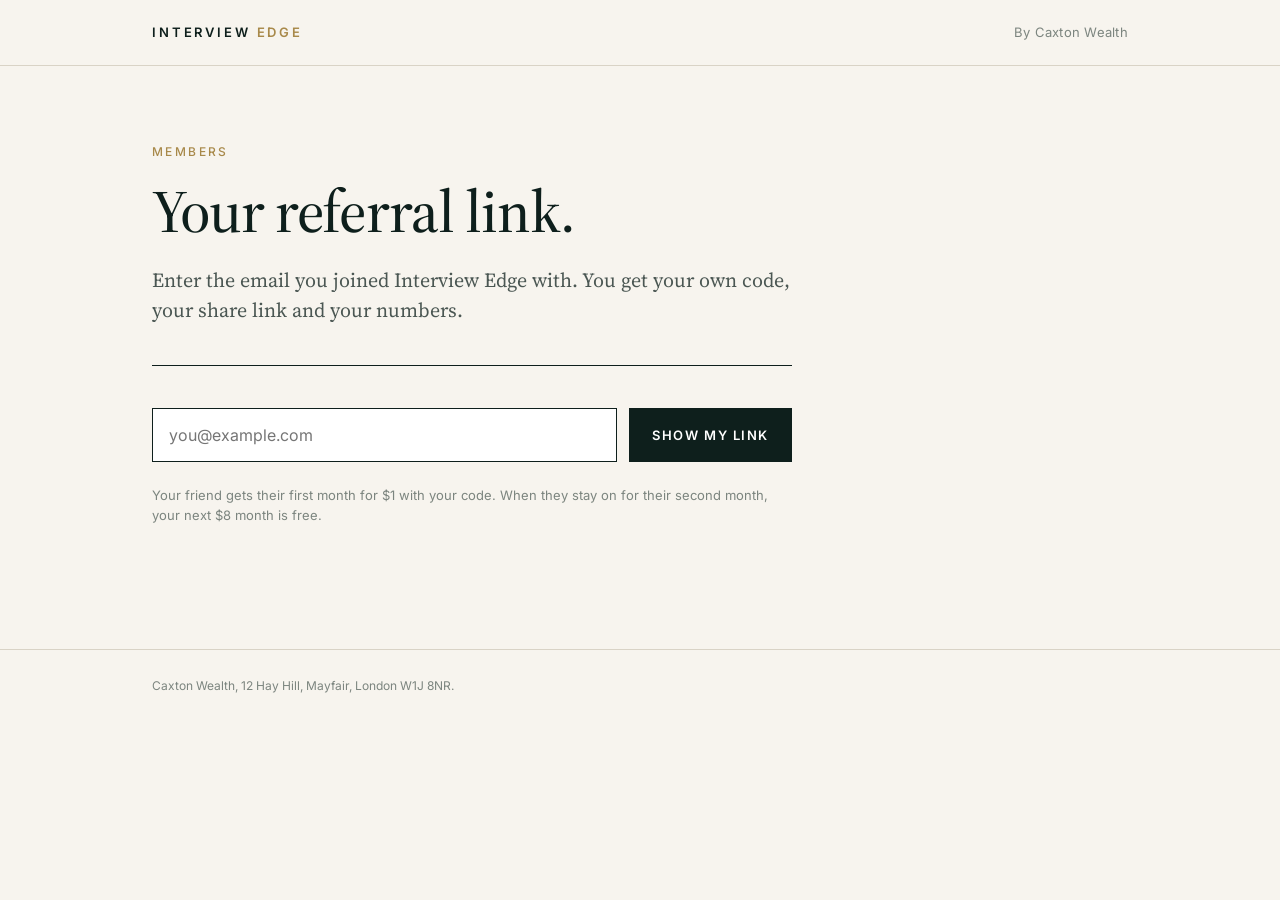
<file: funnel/your-link.html>
<!doctype html><html lang="en"><head><meta charset="utf-8"><meta name="viewport" content="width=device-width,initial-scale=1"><title>Your Interview Edge referral link</title><link rel="stylesheet" href="edge.css">
<style>.top{padding:80px 0 40px;max-width:640px}.box{border-top:1px solid var(--ink);max-width:640px;padding:28px 0}.code{font:600 28px/1 Inter,sans-serif;letter-spacing:.08em;margin:12px 0 20px}form{display:flex;gap:12px;flex-wrap:wrap;margin:14px 0}input{font:400 16px/1 Inter,sans-serif;padding:16px;border:1px solid var(--ink);background:#fff;min-width:260px;flex:1}button,.go{font:600 13px/1 Inter,sans-serif;letter-spacing:.12em;text-transform:uppercase;padding:16px 22px;border:1px solid var(--ink);background:var(--ink);color:#fff;cursor:pointer;text-decoration:none;display:inline-block}.stats{margin:18px 0;font:400 16px/1.7 Inter,sans-serif}#res{display:none}@media(max-width:820px){.wrap,.mast div,footer div{padding-left:22px;padding-right:22px}.top{padding:52px 0 32px}.tag{display:none}}</style></head><body>
<header class="mast"><div><span class="brand">Interview <i>Edge</i></span><span class="tag">By Caxton Wealth</span></div></header><main class="wrap">
<section class="top"><p class="eyebrow">Members</p><h1>Your referral link.</h1><p class="lede">Enter the email you joined Interview Edge with. You get your own code, your share link and your numbers.</p></section>
<section class="box"><form id="f"><input id="em" type="email" placeholder="you@example.com" required autocomplete="email"><button type="submit">Show my link</button></form>
<p class="fine" id="msg"></p>
<div id="res"><p class="fine">Your code</p><div class="code" id="code"></div><p class="stats" id="stats"></p><a class="go" id="go" href="#">Share with a friend</a></div>
<p class="fine" style="margin-top:24px">Your friend gets their first month for $1 with your code. When they stay on for their second month, your next $8 month is free.</p></section>
<script>
var SHEET="1pXvDy_yNAHHxFQ2dfurBM2ZYyAsOL5McHEdeqkGJbpc";
async function hash(e){var b=await crypto.subtle.digest("SHA-256",new TextEncoder().encode(e.trim().toLowerCase()));return Array.from(new Uint8Array(b)).map(function(x){return x.toString(16).padStart(2,"0")}).join("")}
document.getElementById("f").onsubmit=async function(ev){ev.preventDefault();var m=document.getElementById("msg"),r=document.getElementById("res");r.style.display="none";m.textContent="Looking...";
var h=await hash(document.getElementById("em").value);
var show=function(d){var row=d&&d.table&&d.table.rows&&d.table.rows[0];
if(!row||!row.c||!row.c[1]||!row.c[1].v){m.textContent="We could not show a link for that email. Use the email you joined with, or reply to any Interview Edge email and we will sort it.";return}
var c=String(row.c[1].v).replace(/[^A-Za-z0-9-]/g,"").toUpperCase(),n=function(i){return row.c[i]&&row.c[i].v!=null?row.c[i].v:0};
m.textContent="";document.getElementById("code").textContent=c;
document.getElementById("stats").innerHTML="Friends joined: "+n(2)+"<br>Free months earned: "+n(3)+"<br>Free months applied: "+n(4);
document.getElementById("go").href="share.html?ref="+c;r.style.display="block"};
try{var u="https://docs.google.com/spreadsheets/d/"+SHEET+"/gviz/tq?tqx=out:json&sheet=Lookup&tq="+encodeURIComponent("select * where A='"+h+"'");
var t=await (await fetch(u)).text();show(JSON.parse(t.slice(t.indexOf("{"),t.lastIndexOf("}")+1)))}catch(e){m.textContent="Something went wrong. Try again in a minute."}};
</script>
</main><footer><div>Caxton Wealth, 12 Hay Hill, Mayfair, London W1J 8NR.</div></footer></body></html>
</file>
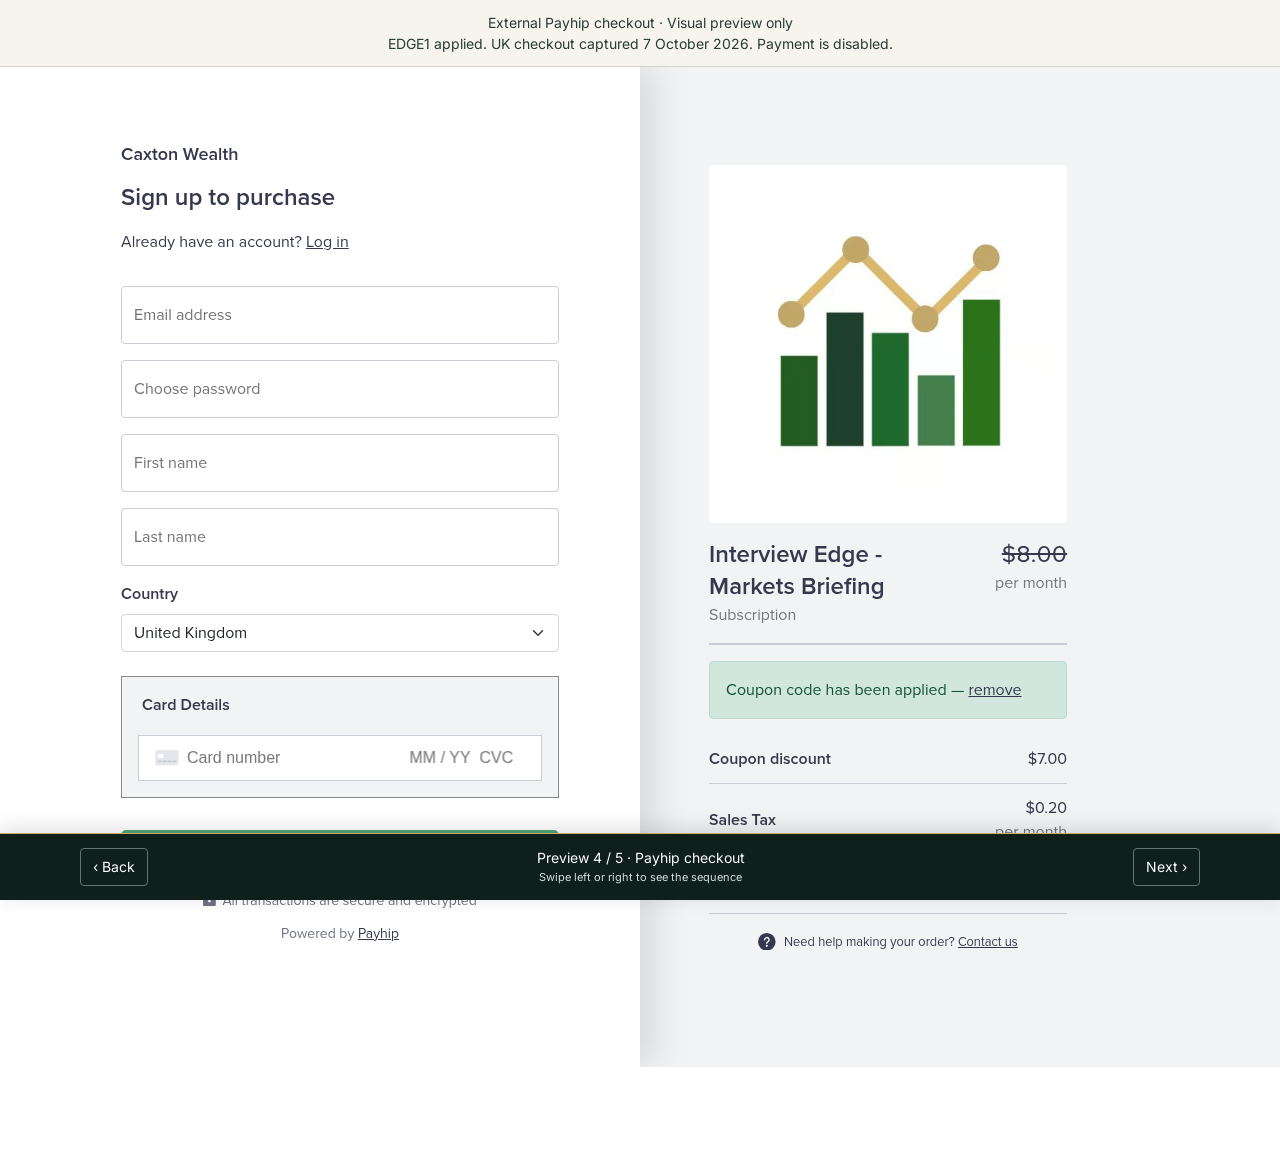
<file: preview-v13/checkout.html>
<!doctype html><html lang="en"><head><meta charset="utf-8"><meta name="viewport" content="width=device-width,initial-scale=1"><meta name="robots" content="noindex,nofollow"><title>Payhip checkout - Interview Edge preview</title><link rel="stylesheet" href="edge.css?v=steps5"><style>body{background:white}.external-note{padding:12px 20px;text-align:center;color:#263c35;background:#f7f4ee;font:14px/1.5 Inter,Arial,sans-serif;border-bottom:1px solid #d9d3c6}.capture{display:block;width:100%;max-width:1280px;margin:auto;height:auto}.mobile-capture{display:none}@media(max-width:600px){.desktop-capture{display:none}.mobile-capture{display:block;max-width:390px}}</style></head><body><div class="external-note">External Payhip checkout · Visual preview only<br>EDGE1 applied. UK checkout captured 7 October 2026. Payment is disabled.</div><main aria-label="Static preview of the real Payhip checkout"><img class="capture desktop-capture" src="payhip-desktop.png" alt="Payhip customer checkout with EDGE1 applied: first month $1 plus UK tax, total $1.20. Payment controls are an inert image."><img class="capture mobile-capture" src="payhip-mobile.png" alt="Mobile Payhip customer checkout with EDGE1 applied: total due today $1.20. Payment controls are an inert image."></main><script src="preview-nav.js?v=steps5"></script></body></html>
</file>
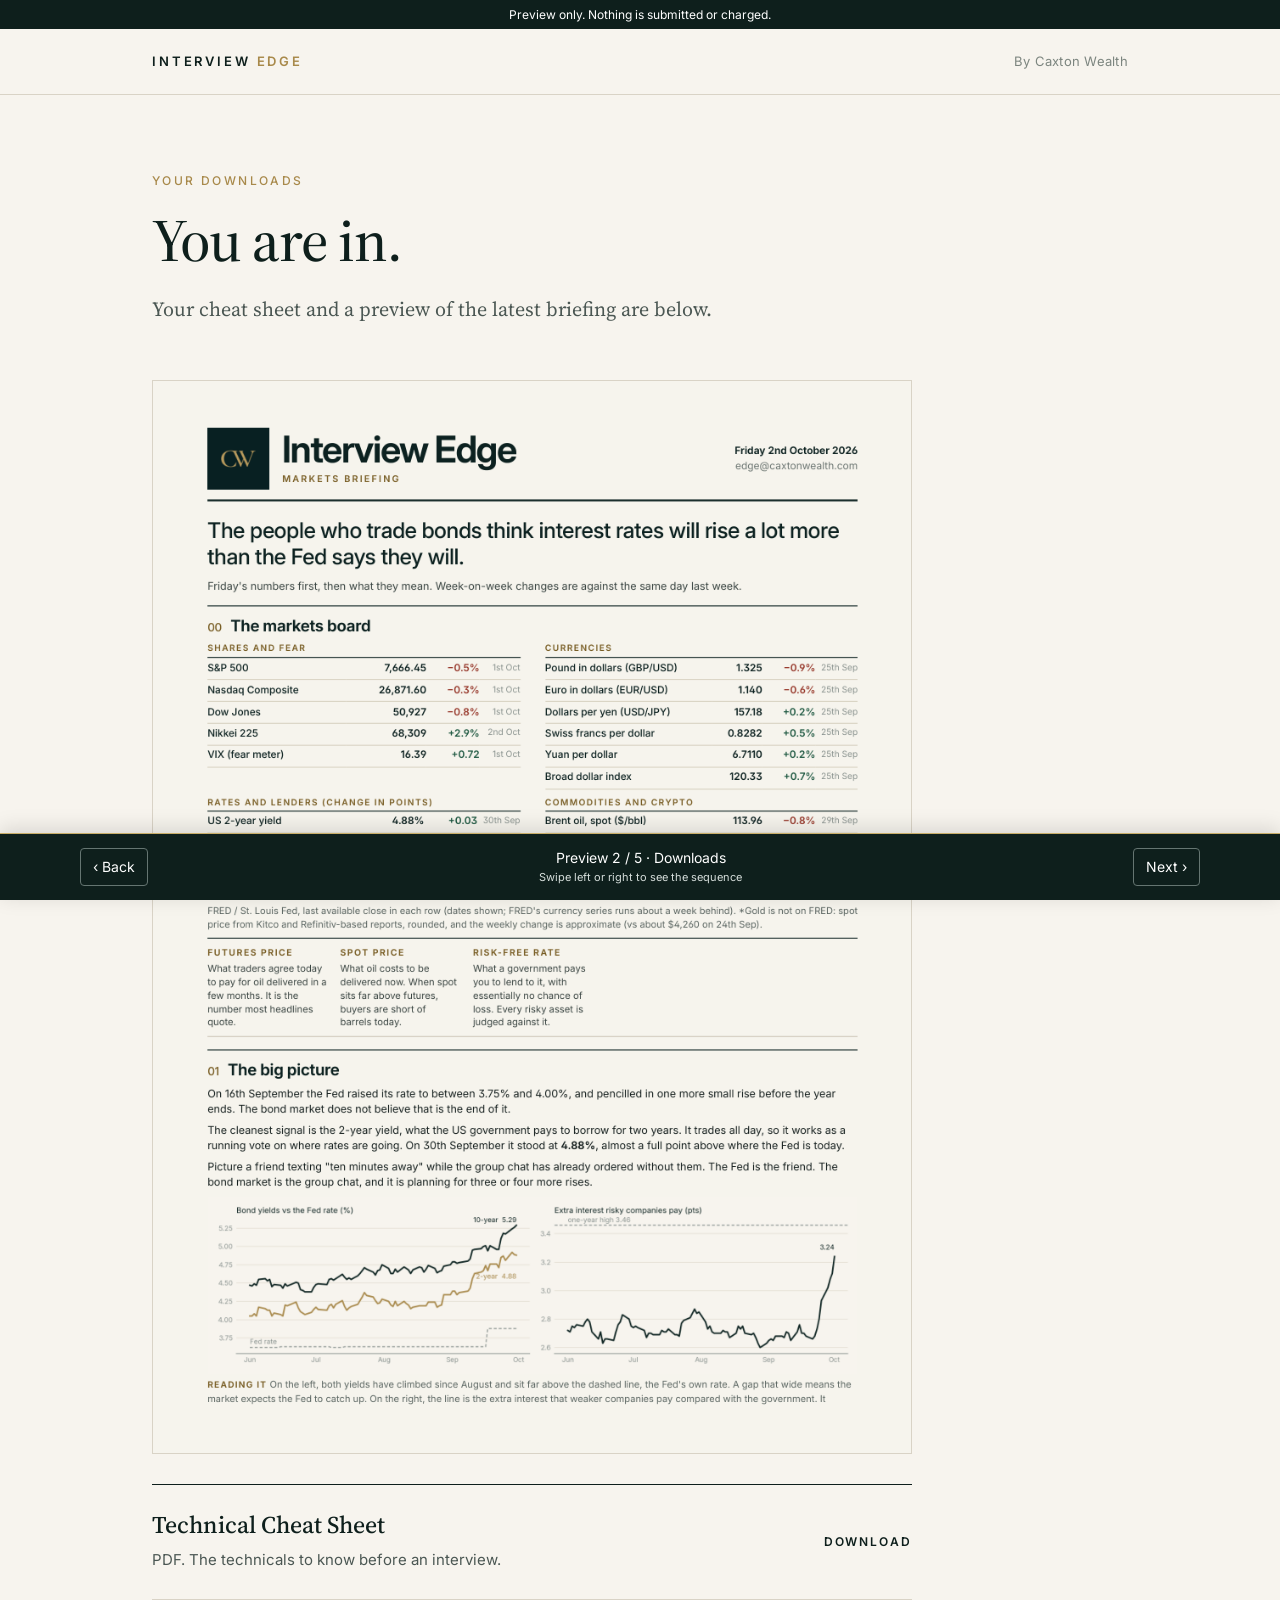
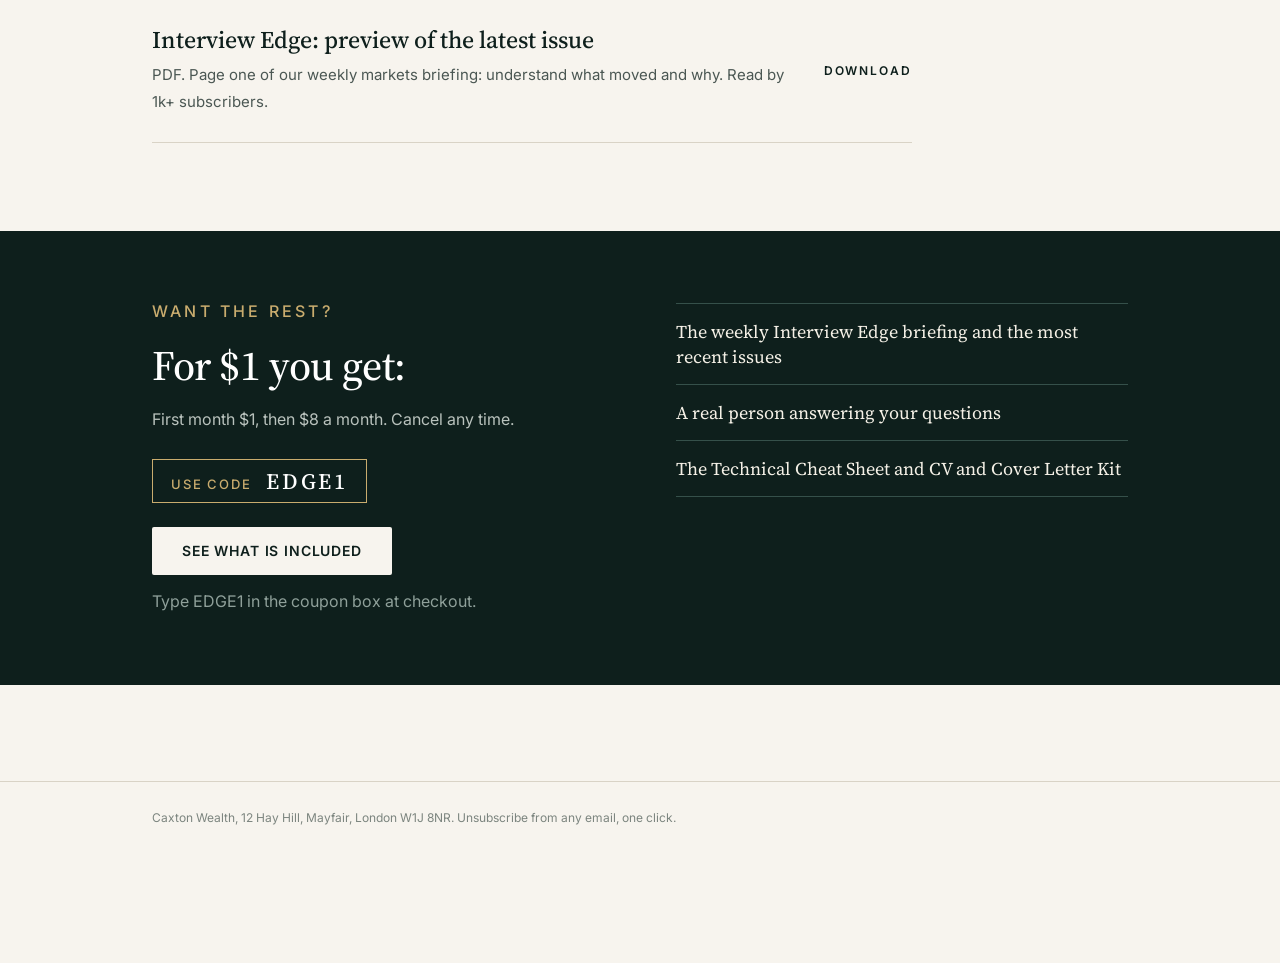
<file: preview-v13/downloads.html>
<!doctype html><html lang="en"><head><meta charset="utf-8"><meta name="viewport" content="width=device-width,initial-scale=1"><title>Your downloads - Interview Edge</title><link rel="stylesheet" href="edge.css?v=vat1">
<style>
.top{padding:80px 0 56px;max-width:640px}
.dl{border-top:1px solid var(--ink);max-width:760px}
.dl a{display:flex;justify-content:space-between;align-items:center;gap:24px;padding:26px 0;border-bottom:1px solid var(--rule);text-decoration:none;color:var(--ink)}
.dl a:hover .go{color:var(--gold)}
.dl b{display:block;font:500 24px/1.2 "Source Serif 4",Georgia,serif;margin-bottom:6px}
.dl span.d{font-size:15px;color:var(--soft)}
.go{font:600 12px/1 Inter,sans-serif;letter-spacing:.16em;text-transform:uppercase;white-space:nowrap}
.offer{background:var(--ink);color:#EDE8DC;margin-top:88px}
.offer .in{max-width:1040px;margin:0 auto;padding:72px 32px;display:grid;grid-template-columns:1fr 1fr;gap:72px}
.offer .eyebrow{color:#C9AC6E}
.offer h2{color:#fff;font-size:clamp(30px,4vw,42px);margin-bottom:18px}
.offer p{color:#B9C2BD;font-size:16px;max-width:26em}
.offer ul{list-style:none;border-top:1px solid #35504A}
.offer li{padding:15px 0;border-bottom:1px solid #35504A;font:400 18px/1.4 "Source Serif 4",Georgia,serif;color:#F4F0E6}
.code{display:inline-block;margin:26px 0 24px;border:1px solid #C9AC6E;padding:10px 18px;font:500 13px/1 Inter,sans-serif;letter-spacing:.14em;text-transform:uppercase;color:#C9AC6E}
.code b{font:500 22px/1 "Source Serif 4",Georgia,serif;letter-spacing:.12em;color:#fff;margin-left:10px;text-transform:none}
.offer .btn{background:#F7F4EE;color:var(--ink)}.offer .btn:hover{background:#fff}
.offer .fine{color:#8FA09A;margin-top:14px}
@media(max-width:820px){.wrap,.mast div,footer div{padding-left:22px;padding-right:22px}.top{padding:52px 0 40px}.offer .in{grid-template-columns:1fr;gap:36px;padding:52px 22px}.tag{display:none}.dl b{font-size:21px}.go{display:none}}
</style><meta name="robots" content="noindex,nofollow"></head><body><div style="background:#0e1f1c;color:#fff;text-align:center;padding:7px;font:12px Inter,Arial">Preview only. Nothing is submitted or charged.</div>
<header class="mast"><div><span class="brand">Interview <i>Edge</i></span><span class="tag">By Caxton Wealth</span></div></header>
<main><div class="wrap"><section class="top"><p class="eyebrow">Your downloads</p><h1>You are in.</h1><p class="lede">Your cheat sheet and a preview of the latest briefing are below.</p></section>
<section aria-label="Latest issue preview" style="max-width:760px;margin-bottom:30px"><img src="Interview-Edge-2-October-2026-Page-1.png" alt="Actual first page of Interview Edge, 2 October 2026" style="display:block;width:100%;height:auto;border:1px solid var(--rule)"></section><section class="dl"><a href="../funnel/Technical-Cheat-Sheet.pdf" target="_blank"><div><b>Technical Cheat Sheet</b><span class="d">PDF. The technicals to know before an interview.</span></div><span class="go">Download</span></a>
<a href="Interview-Edge-2-October-2026-Page-1.pdf" target="_blank"><div><b>Interview Edge: preview of the latest issue</b><span class="d">PDF. Page one of our weekly markets briefing: understand what moved and why. Read by 1k+ subscribers.</span></div><span class="go">Download</span></a></section></div>
<section class="offer"><div class="in"><div><p class="eyebrow">Want the rest?</p><h2>For $1 you get:</h2><p>First month $1, then $8 a month. Cancel any time.</p>
<div class="code">Use code <b>EDGE1</b></div><br><a class="btn" href="offer.html">See what is included</a><p class="fine">Type EDGE1 in the coupon box at checkout.</p></div>
<ul><li>The weekly Interview Edge briefing and the most recent issues</li><li>A real person answering your questions</li><li>The Technical Cheat Sheet and CV and Cover Letter Kit</li></ul></div></section></main>
<footer><div>Caxton Wealth, 12 Hay Hill, Mayfair, London W1J 8NR. Unsubscribe from any email, one click.</div></footer><script src="preview-nav.js?v=vat1"></script></body></html>
</file>
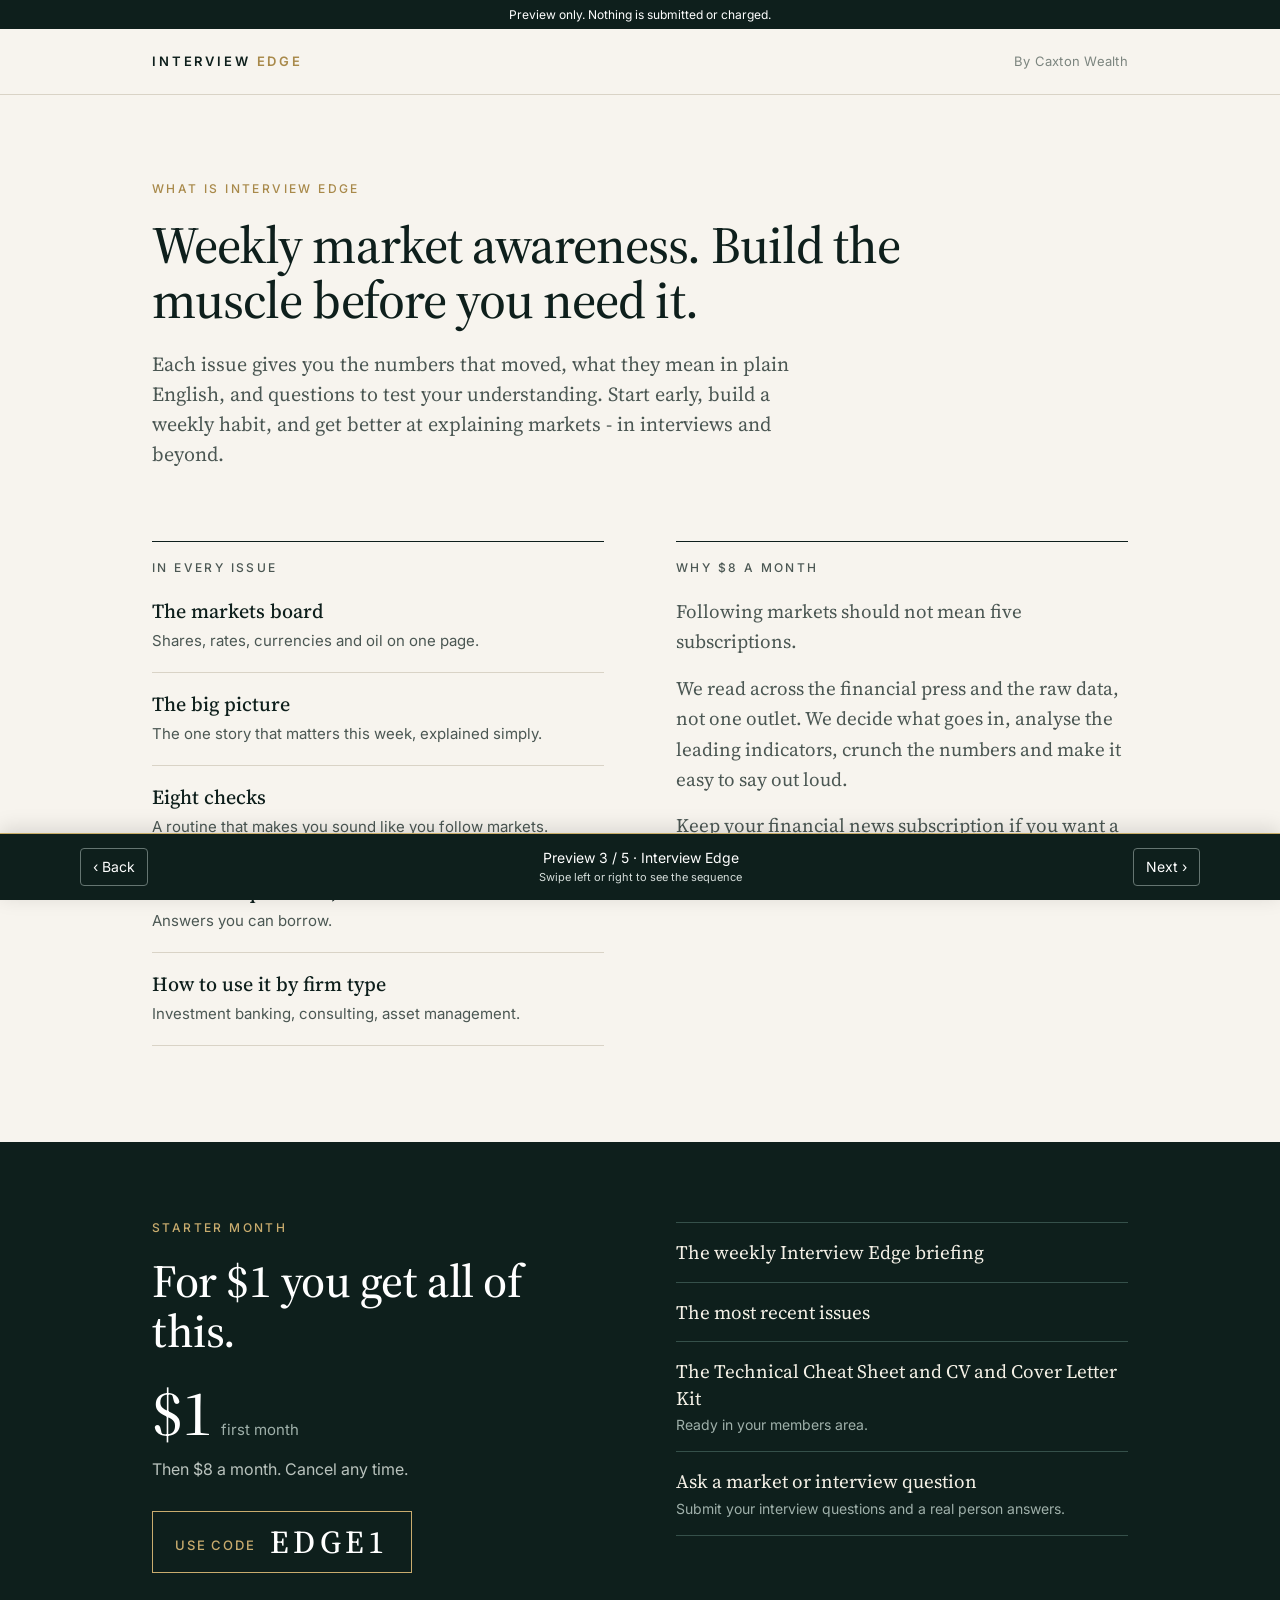
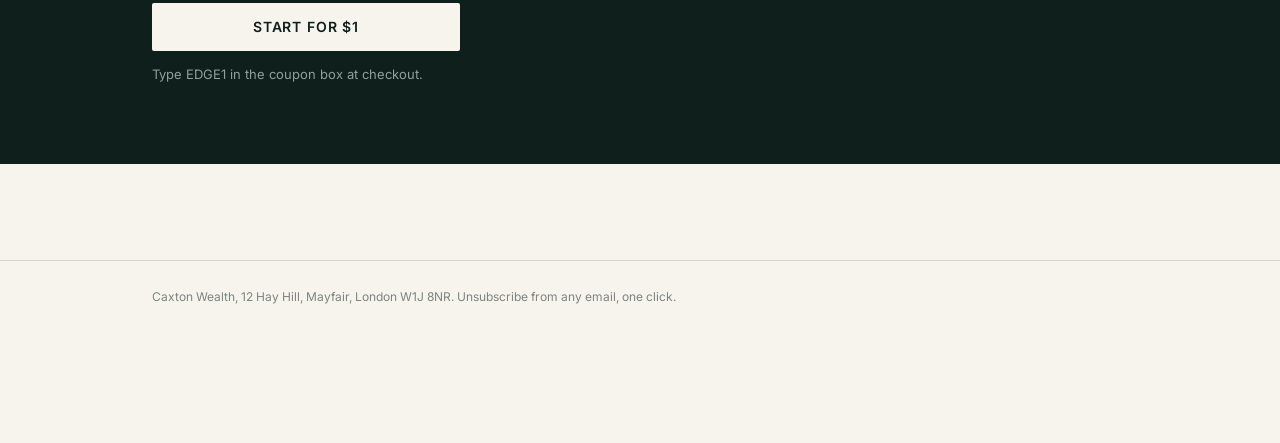
<file: preview-v13/offer.html>
<!doctype html><html lang="en"><head><meta charset="utf-8"><meta name="viewport" content="width=device-width,initial-scale=1"><title>Interview Edge - the weekly markets briefing</title><link rel="stylesheet" href="edge.css?v=vat1">
<style>
.intro{padding:88px 0 64px;max-width:760px}
.intro h1{font-size:clamp(34px,4.6vw,52px)}
.two{display:grid;grid-template-columns:1fr 1fr;gap:72px;padding:8px 0 24px}
.two h3{font:500 12px/1 Inter,sans-serif;letter-spacing:.2em;text-transform:uppercase;color:var(--soft);margin-bottom:6px;padding-top:20px;border-top:1px solid var(--ink)}
.rows{list-style:none}
.rows li{padding:18px 0;border-bottom:1px solid var(--rule)}
.rows b{display:block;font:500 20px/1.3 "Source Serif 4",Georgia,serif;margin-bottom:3px}
.rows span{font-size:15px;color:var(--soft)}
.why{padding-top:20px;border-top:1px solid var(--ink)}
.why p{font:400 19px/1.6 "Source Serif 4",Georgia,serif;color:var(--soft);margin-top:16px}
.why p:first-of-type{margin-top:22px}
.offer{background:var(--ink);color:#EDE8DC;margin-top:72px}
.offer .in{max-width:1040px;margin:0 auto;padding:80px 32px;display:grid;grid-template-columns:1fr 1fr;gap:72px}
.offer .eyebrow{color:#C9AC6E}
.offer h2{color:#fff;font-size:clamp(32px,4.2vw,46px);margin-bottom:26px;line-height:1.08}
.price{font:500 64px/1 "Source Serif 4",Georgia,serif;color:#fff;letter-spacing:-.02em}
.price small{font:400 15px/1 Inter,sans-serif;color:#9FB0AA;letter-spacing:0;margin-left:10px}
.then{color:#B9C2BD;font-size:16px;margin:12px 0 28px}
.code{display:inline-block;border:1px solid #C9AC6E;padding:14px 22px;font:500 13px/1 Inter,sans-serif;letter-spacing:.14em;text-transform:uppercase;color:#C9AC6E;margin-bottom:30px}
.code b{font:500 32px/1 "Source Serif 4",Georgia,serif;letter-spacing:.14em;color:#fff;margin-left:14px;text-transform:none;vertical-align:-3px}
.offer .btn{background:#F7F4EE;color:var(--ink);display:block;text-align:center;max-width:22em}.offer .btn:hover{background:#fff}
.offer .fine{color:#8FA09A;margin-top:14px;max-width:26em}
.offer ul{list-style:none;border-top:1px solid #35504A}
.offer li{padding:16px 0;border-bottom:1px solid #35504A;font:400 19px/1.4 "Source Serif 4",Georgia,serif;color:#F4F0E6}
.offer li span{display:block;font:400 14px/1.5 Inter,sans-serif;color:#9FB0AA;margin-top:3px}
@media(max-width:820px){.wrap,.mast div,footer div{padding-left:22px;padding-right:22px}.intro{padding:52px 0 40px}.two,.offer .in{grid-template-columns:1fr;gap:40px}.offer .in{padding:56px 22px}.tag{display:none}.price{font-size:54px}}
</style><meta name="robots" content="noindex,nofollow"></head><body><div style="background:#0e1f1c;color:#fff;text-align:center;padding:7px;font:12px Inter,Arial">Preview only. Nothing is submitted or charged.</div>
<header class="mast"><div><span class="brand">Interview <i>Edge</i></span><span class="tag">By Caxton Wealth</span></div></header>
<main><div class="wrap"><section class="intro"><p class="eyebrow">What is Interview Edge</p><h1>Weekly market awareness. Build the muscle before you need it.</h1>
<p class="lede">Each issue gives you the numbers that moved, what they mean in plain English, and questions to test your understanding. Start early, build a weekly habit, and get better at explaining markets - in interviews and beyond.</p></section>
<section class="two"><div><h3>In every issue</h3><ul class="rows">
<li><b>The markets board</b><span>Shares, rates, currencies and oil on one page.</span></li>
<li><b>The big picture</b><span>The one story that matters this week, explained simply.</span></li>
<li><b>Eight checks</b><span>A routine that makes you sound like you follow markets.</span></li>
<li><b>Interview questions, with answers</b><span>Answers you can borrow.</span></li>
<li><b>How to use it by firm type</b><span>Investment banking, consulting, asset management.</span></li></ul></div>
<div class="why"><h3 style="border:0;padding:0">Why $8 a month</h3><p>Following markets should not mean five subscriptions.</p><p>We read across the financial press and the raw data, not one outlet. We decide what goes in, analyse the leading indicators, crunch the numbers and make it easy to say out loud.</p><p>Keep your financial news subscription if you want a deeper read. For the price of a coffee.</p></div></section></div>
<section class="offer"><div class="in"><div><p class="eyebrow">Starter month</p><h2>For $1 you get all of this.</h2>
<div class="price">$1<small>first month</small></div><p class="then">Then $8 a month. Cancel any time.</p>
<div class="code">Use code<b>EDGE1</b></div>
<a class="btn" href="checkout.html">Start for $1</a><p class="fine">Type EDGE1 in the coupon box at checkout. </p></div>
<ul><li>The weekly Interview Edge briefing</li><li>The most recent issues</li><li>The Technical Cheat Sheet and CV and Cover Letter Kit<span>Ready in your members area.</span></li><li>Ask a market or interview question<span>Submit your interview questions and a real person answers.</span></li></ul></div></section></main>
<footer><div>Caxton Wealth, 12 Hay Hill, Mayfair, London W1J 8NR. Unsubscribe from any email, one click.</div></footer><script src="preview-nav.js?v=vat1"></script></body></html>
</file>
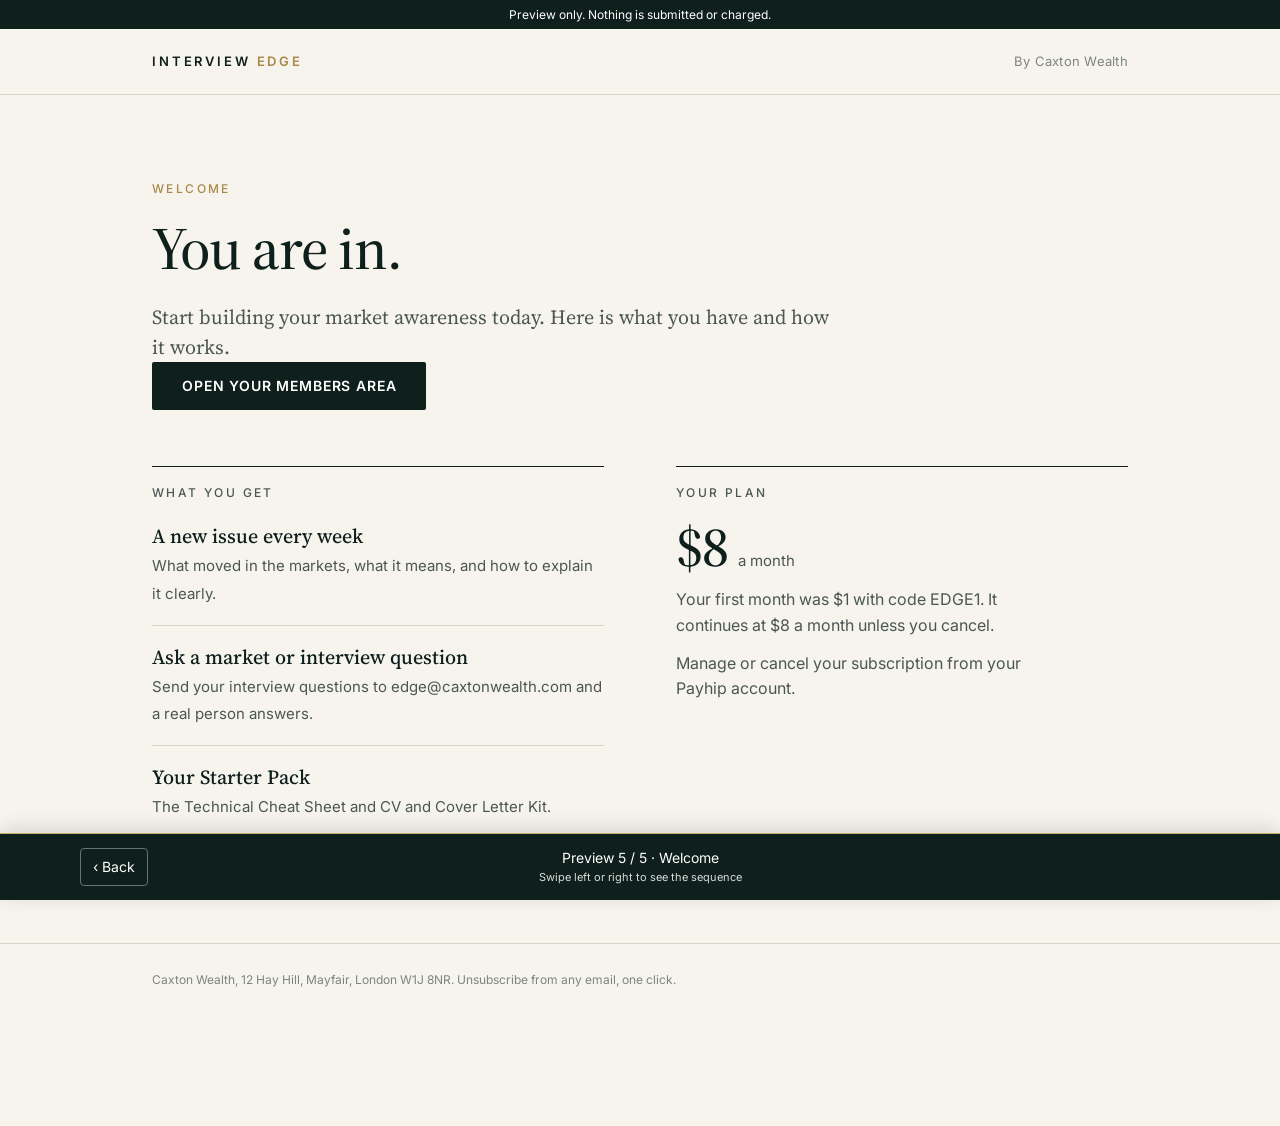
<file: preview-v13/welcome.html>
<!doctype html><html lang="en"><head><meta charset="utf-8"><meta name="viewport" content="width=device-width,initial-scale=1"><title>Welcome - Interview Edge</title><link rel="stylesheet" href="edge.css?v=vat1">
<style>
.top{padding:88px 0 56px;max-width:700px}
.two{display:grid;grid-template-columns:1fr 1fr;gap:72px;padding-bottom:8px}
.two h3{font:500 12px/1 Inter,sans-serif;letter-spacing:.2em;text-transform:uppercase;color:var(--soft);margin-bottom:6px;padding-top:20px;border-top:1px solid var(--ink)}
.rows{list-style:none}.rows li{padding:18px 0;border-bottom:1px solid var(--rule)}
.rows b{display:block;font:500 20px/1.3 "Source Serif 4",Georgia,serif;margin-bottom:3px}.rows span{font-size:15px;color:var(--soft)}
.bill{padding-top:20px;border-top:1px solid var(--ink)}
.price{font:500 56px/1 "Source Serif 4",Georgia,serif;letter-spacing:-.02em;margin:20px 0 6px}
.price small{font:400 15px/1 Inter,sans-serif;color:var(--soft);letter-spacing:0;margin-left:10px}
.bill p{color:var(--soft);font-size:16px;margin-top:12px;max-width:24em}
.bill a{color:var(--ink)}
@media(max-width:820px){.wrap,.mast div,footer div{padding-left:22px;padding-right:22px}.top{padding:52px 0 40px}.two{grid-template-columns:1fr;gap:40px}.tag{display:none}}
</style><meta name="robots" content="noindex,nofollow"></head><body><div style="background:#0e1f1c;color:#fff;text-align:center;padding:7px;font:12px Inter,Arial">Preview only. Nothing is submitted or charged.</div>
<header class="mast"><div><span class="brand">Interview <i>Edge</i></span><span class="tag">By Caxton Wealth</span></div></header>
<main class="wrap"><section class="top"><p class="eyebrow">Welcome</p><h1>You are in.</h1><p class="lede">Start building your market awareness today. Here is what you have and how it works.</p><a class="btn" href="https://payhip.com/CaxtonWealth/users/login" target="_blank">Open your members area</a></section>
<section class="two"><div><h3>What you get</h3><ul class="rows">
<li><b>A new issue every week</b><span>What moved in the markets, what it means, and how to explain it clearly.</span></li>

<li><b>Ask a market or interview question</b><span>Send your interview questions to edge@caxtonwealth.com and a real person answers.</span></li>
<li><b>Your Starter Pack</b><span>The Technical Cheat Sheet and CV and Cover Letter Kit.</span></li></ul></div>
<div class="bill"><h3 style="border:0;padding:0;font:500 12px/1 Inter,sans-serif;letter-spacing:.2em;text-transform:uppercase;color:var(--soft)">Your plan</h3><div class="price">$8<small>a month</small></div>
<p>Your first month was $1 with code EDGE1. It continues at $8 a month unless you cancel.</p><p>Manage or cancel your subscription from your Payhip account.</p></div></section></main>
<footer><div>Caxton Wealth, 12 Hay Hill, Mayfair, London W1J 8NR. Unsubscribe from any email, one click.</div></footer><script src="preview-nav.js?v=vat1"></script></body></html>
</file>
<file: preview-v13/edge.css>
@import url('https://fonts.googleapis.com/css2?family=Source+Serif+4:opsz,wght@8..60,400;8..60,500;8..60,600&family=Inter:wght@400;500;600&display=swap');
:root{--paper:#F7F4EE;--ink:#0E1F1C;--soft:#4B5753;--mute:#7C857F;--rule:#D9D3C6;--gold:#A8894A;--white:#FFFDF9}
*{box-sizing:border-box;margin:0;padding:0}
html{-webkit-text-size-adjust:100%}
body{background:var(--paper);color:var(--ink);font:400 17px/1.6 Inter,-apple-system,"Helvetica Neue",Arial,sans-serif;-webkit-font-smoothing:antialiased}
.mast{border-bottom:1px solid var(--rule)}
.mast div{max-width:1040px;margin:0 auto;padding:22px 32px;display:flex;justify-content:space-between;align-items:baseline}
.brand{font:600 13px/1 Inter,sans-serif;letter-spacing:.22em;text-transform:uppercase}
.brand i{font-style:normal;color:var(--gold)}
.tag{font-size:13px;color:var(--mute);letter-spacing:.02em}
.wrap{max-width:1040px;margin:0 auto;padding:0 32px}
.eyebrow{font:500 12px/1 Inter,sans-serif;letter-spacing:.2em;text-transform:uppercase;color:var(--gold);margin-bottom:22px}
h1{font:500 clamp(38px,5.2vw,60px)/1.06 "Source Serif 4",Georgia,serif;letter-spacing:-.018em;margin-bottom:22px}
h2{font:500 30px/1.15 "Source Serif 4",Georgia,serif;letter-spacing:-.01em}
.lede{font:400 20px/1.5 "Source Serif 4",Georgia,serif;color:var(--soft);max-width:34em}
.btn{display:inline-block;background:var(--ink);color:#fff;text-decoration:none;border:0;border-radius:2px;padding:17px 30px;font:600 14px/1 Inter,sans-serif;letter-spacing:.06em;text-transform:uppercase;cursor:pointer}
.btn:hover{background:#1B342F}
.fine{font-size:13px;color:var(--mute);line-height:1.5}
footer{border-top:1px solid var(--rule);margin-top:96px}
footer div{max-width:1040px;margin:0 auto;padding:26px 32px 40px;font-size:12px;color:var(--mute);line-height:1.6}
/* Preview-only sequence controls */
body{padding-bottom:96px}.preview-nav{position:fixed;bottom:0;left:0;right:0;z-index:999;background:#0e1f1c;color:white;display:flex;align-items:center;justify-content:space-between;gap:12px;padding:14px max(20px,calc((100vw - 1120px)/2));font:14px/1.3 Inter,Arial,sans-serif;border-top:1px solid #c8ad68;box-shadow:0 -4px 20px #0002}.preview-nav a{color:white;text-decoration:none;white-space:nowrap;padding:9px 12px;border:1px solid #657571;border-radius:4px}.preview-nav span{text-align:center}.preview-nav small{display:block;font-size:11px;color:#d6dedb;margin-top:3px}@media(max-width:480px){.preview-nav{padding:12px 10px;gap:8px;font-size:12px}.preview-nav a{padding:9px}.preview-nav small{font-size:10px;max-width:150px}}
</file>
<file: funnel/edge.css>
@import url('https://fonts.googleapis.com/css2?family=Source+Serif+4:opsz,wght@8..60,400;8..60,500;8..60,600&family=Inter:wght@400;500;600&display=swap');
:root{--paper:#F7F4EE;--ink:#0E1F1C;--soft:#4B5753;--mute:#7C857F;--rule:#D9D3C6;--gold:#A8894A;--white:#FFFDF9}
*{box-sizing:border-box;margin:0;padding:0}
html{-webkit-text-size-adjust:100%}
body{background:var(--paper);color:var(--ink);font:400 17px/1.6 Inter,-apple-system,"Helvetica Neue",Arial,sans-serif;-webkit-font-smoothing:antialiased}
.mast{border-bottom:1px solid var(--rule)}
.mast div{max-width:1040px;margin:0 auto;padding:22px 32px;display:flex;justify-content:space-between;align-items:baseline}
.brand{font:600 13px/1 Inter,sans-serif;letter-spacing:.22em;text-transform:uppercase}
.brand i{font-style:normal;color:var(--gold)}
.tag{font-size:13px;color:var(--mute);letter-spacing:.02em}
.wrap{max-width:1040px;margin:0 auto;padding:0 32px}
.eyebrow{font:500 12px/1 Inter,sans-serif;letter-spacing:.2em;text-transform:uppercase;color:var(--gold);margin-bottom:22px}
h1{font:500 clamp(38px,5.2vw,60px)/1.06 "Source Serif 4",Georgia,serif;letter-spacing:-.018em;margin-bottom:22px}
h2{font:500 30px/1.15 "Source Serif 4",Georgia,serif;letter-spacing:-.01em}
.lede{font:400 20px/1.5 "Source Serif 4",Georgia,serif;color:var(--soft);max-width:34em}
.btn{display:inline-block;background:var(--ink);color:#fff;text-decoration:none;border:0;border-radius:2px;padding:17px 30px;font:600 14px/1 Inter,sans-serif;letter-spacing:.06em;text-transform:uppercase;cursor:pointer}
.btn:hover{background:#1B342F}
.fine{font-size:13px;color:var(--mute);line-height:1.5}
footer{border-top:1px solid var(--rule);margin-top:96px}
footer div{max-width:1040px;margin:0 auto;padding:26px 32px 40px;font-size:12px;color:var(--mute);line-height:1.6}
</file>
